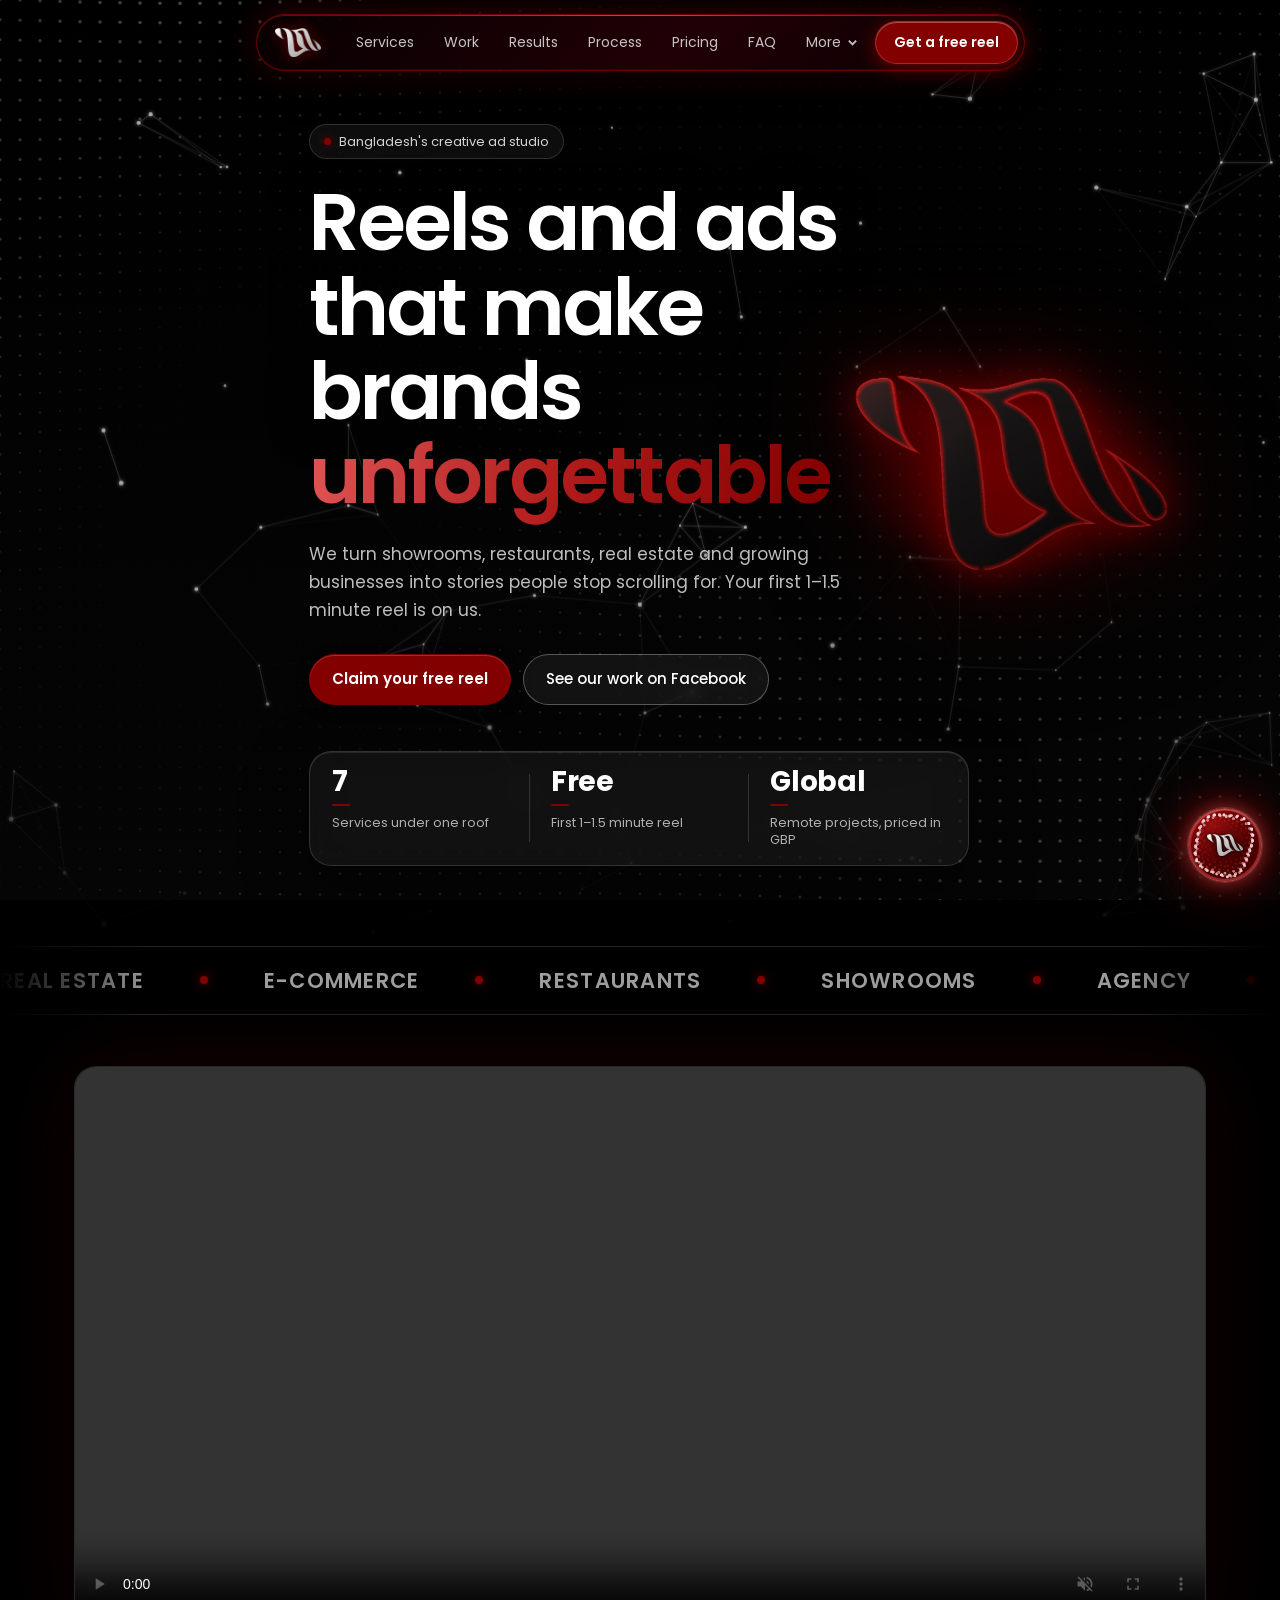
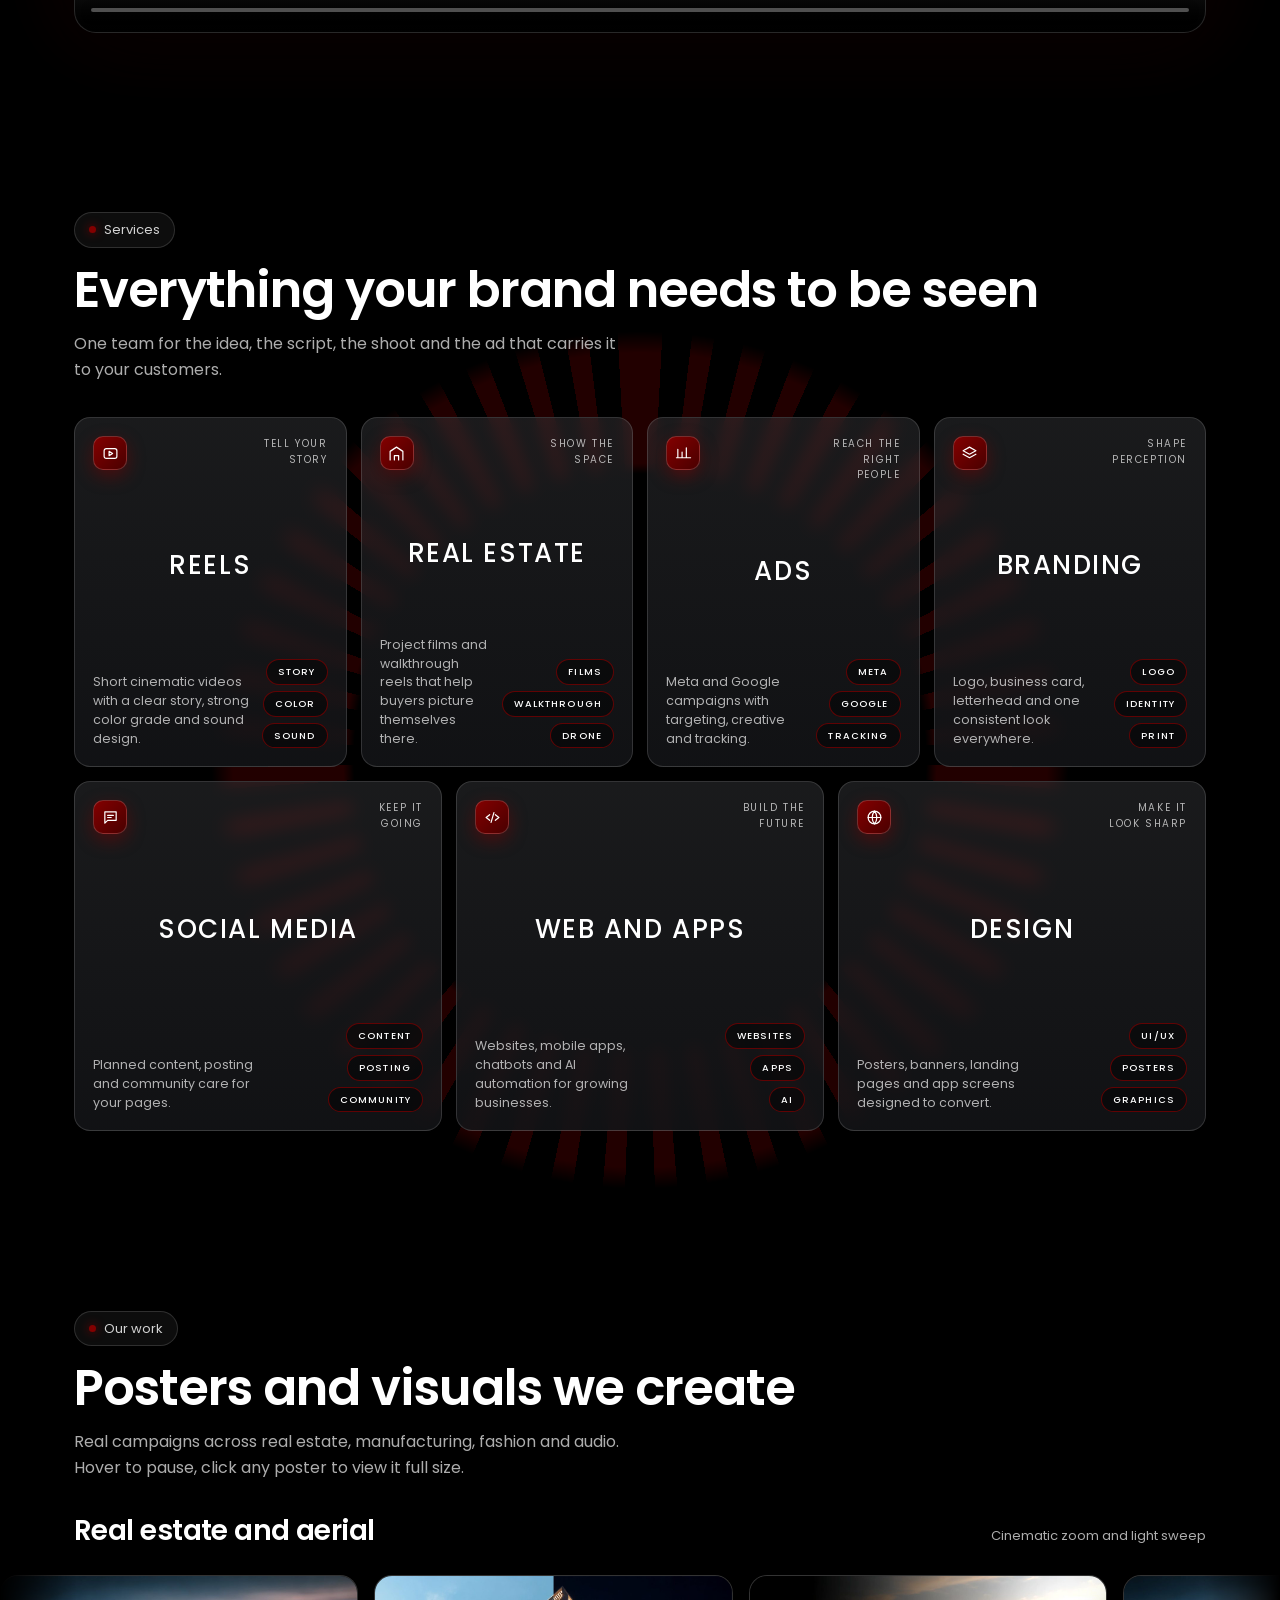
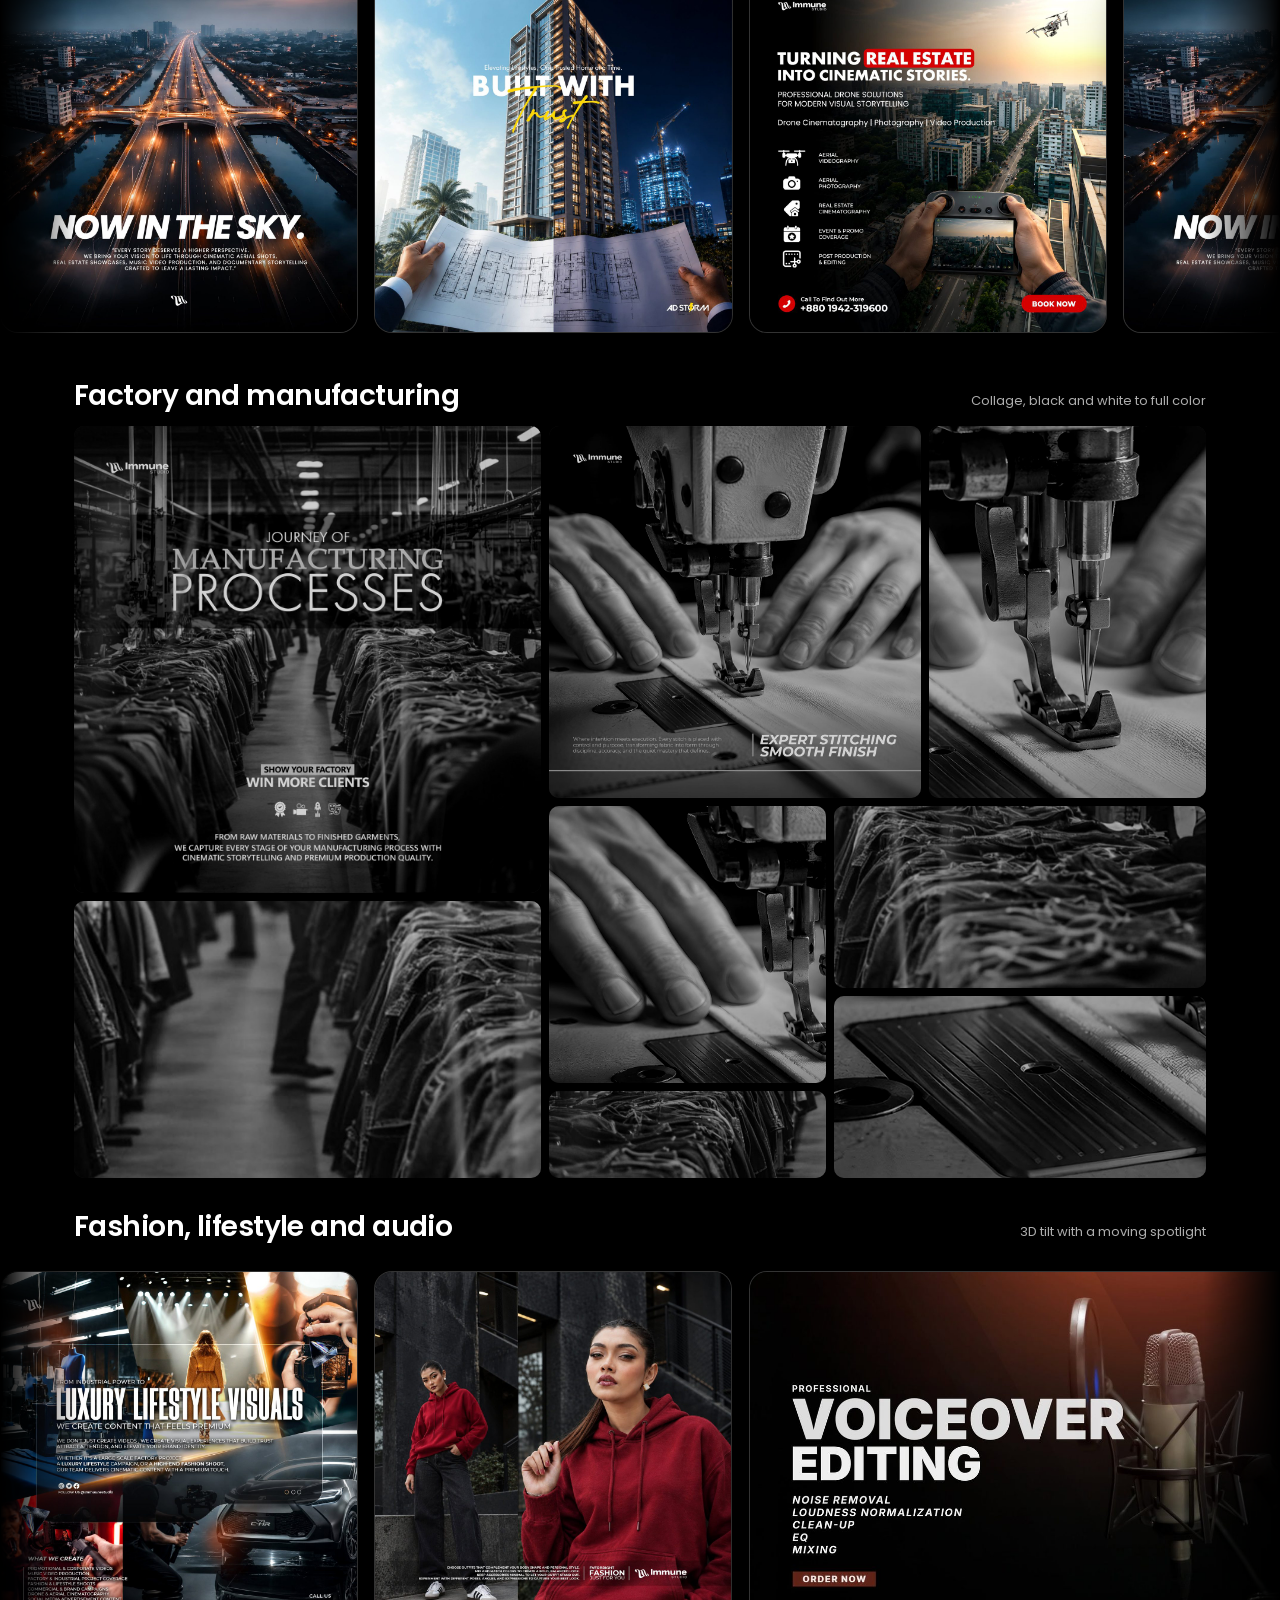
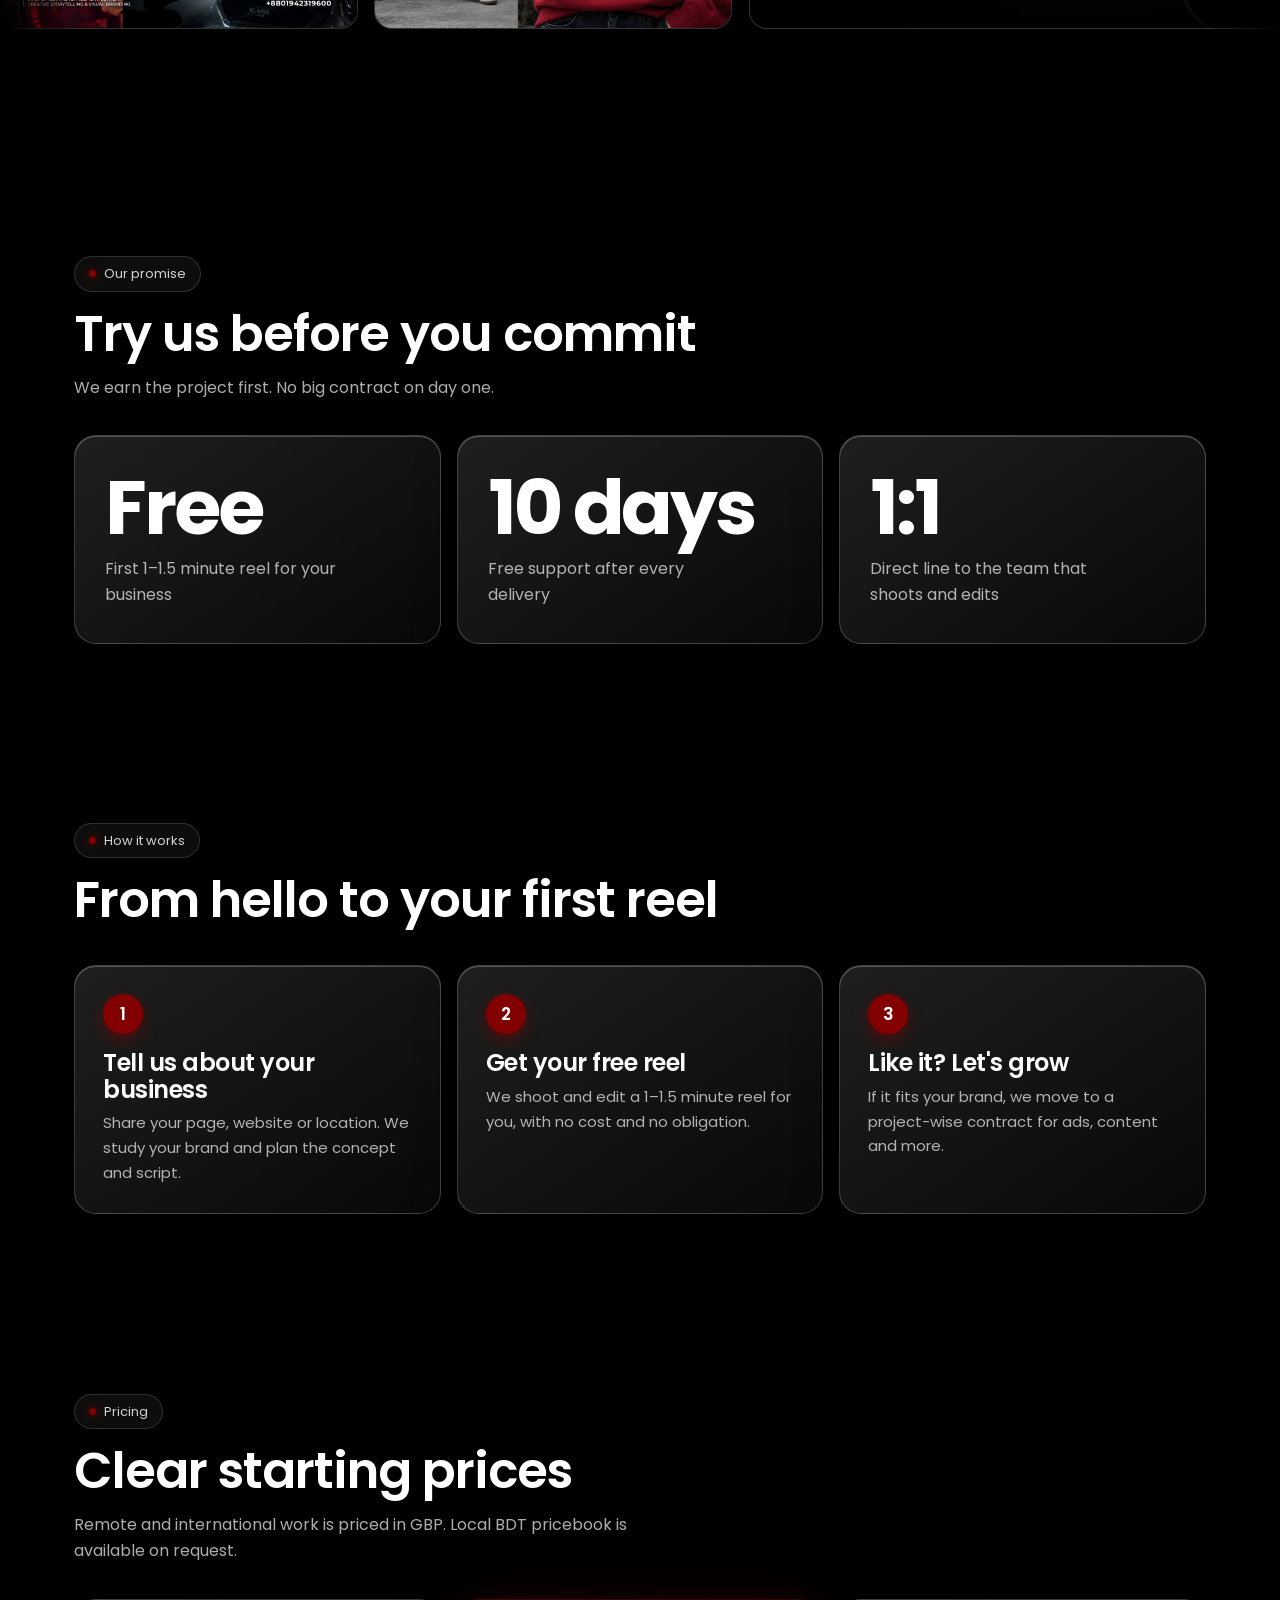
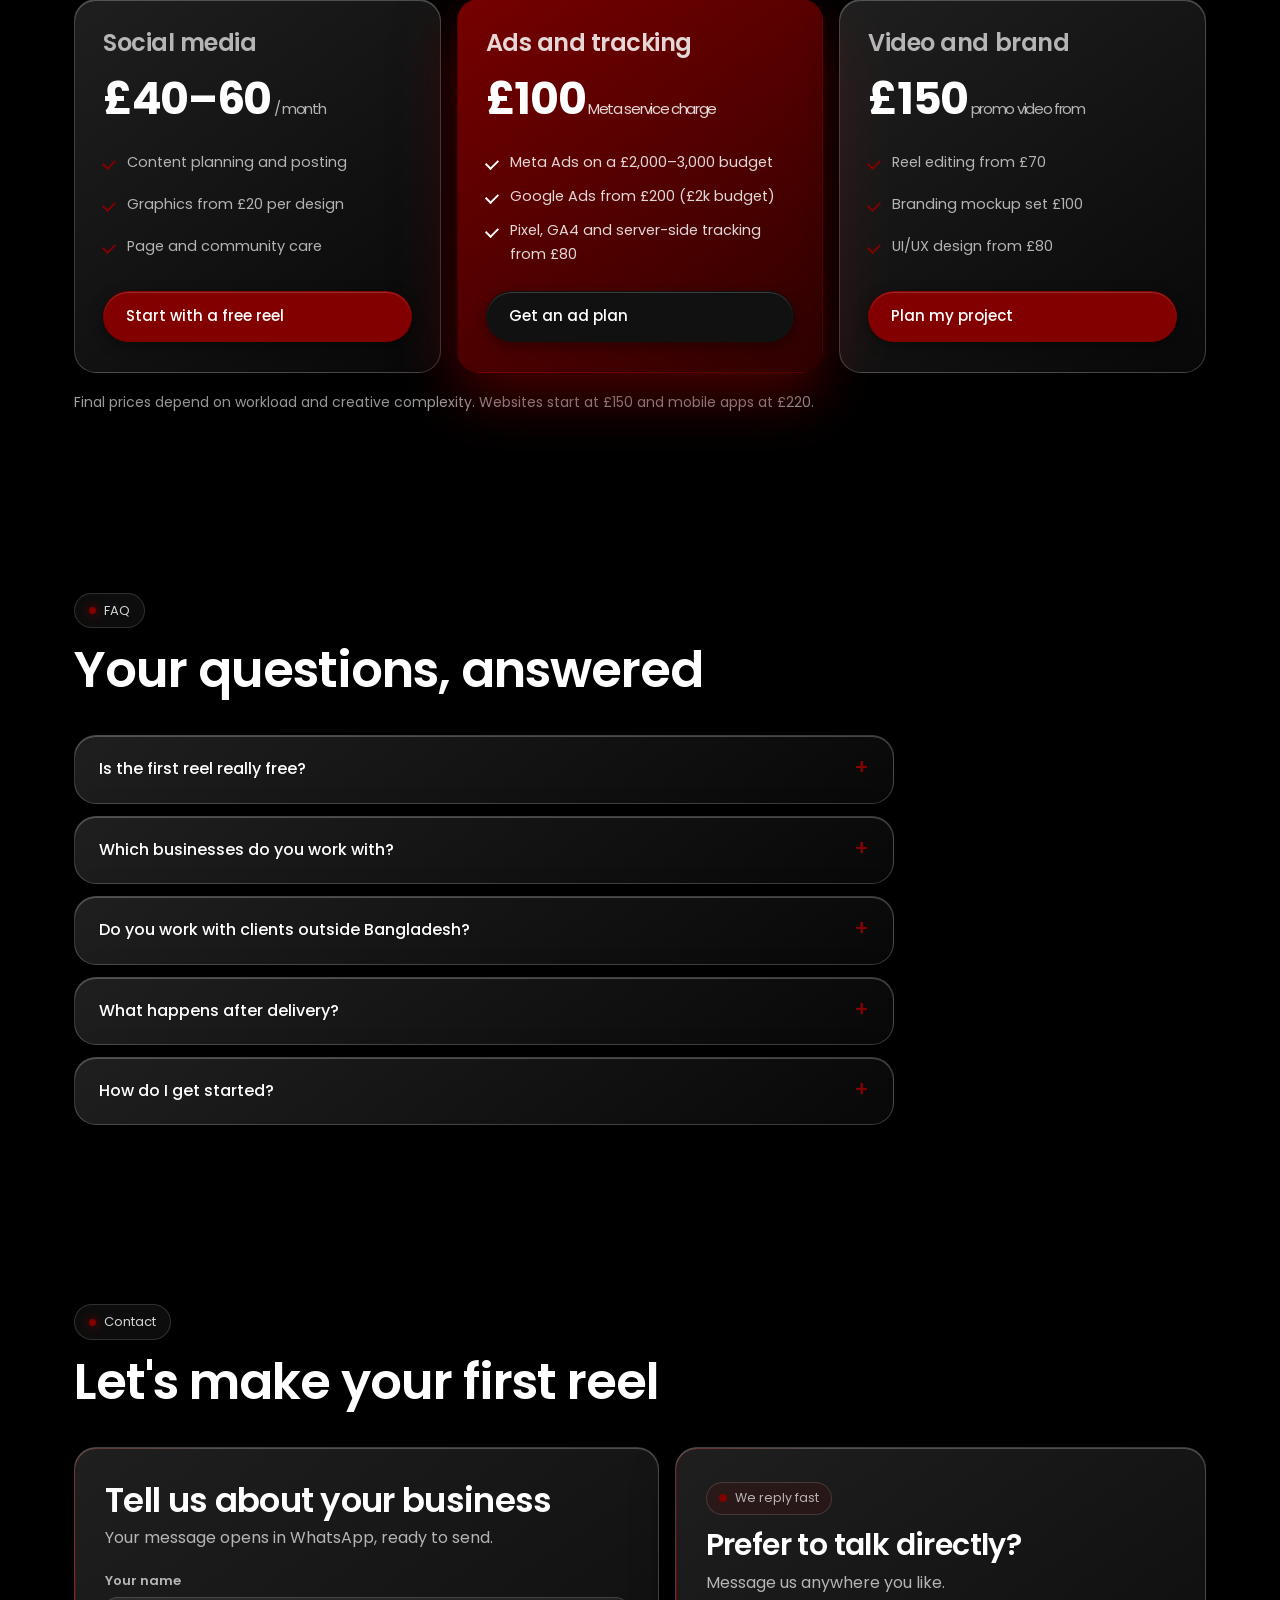
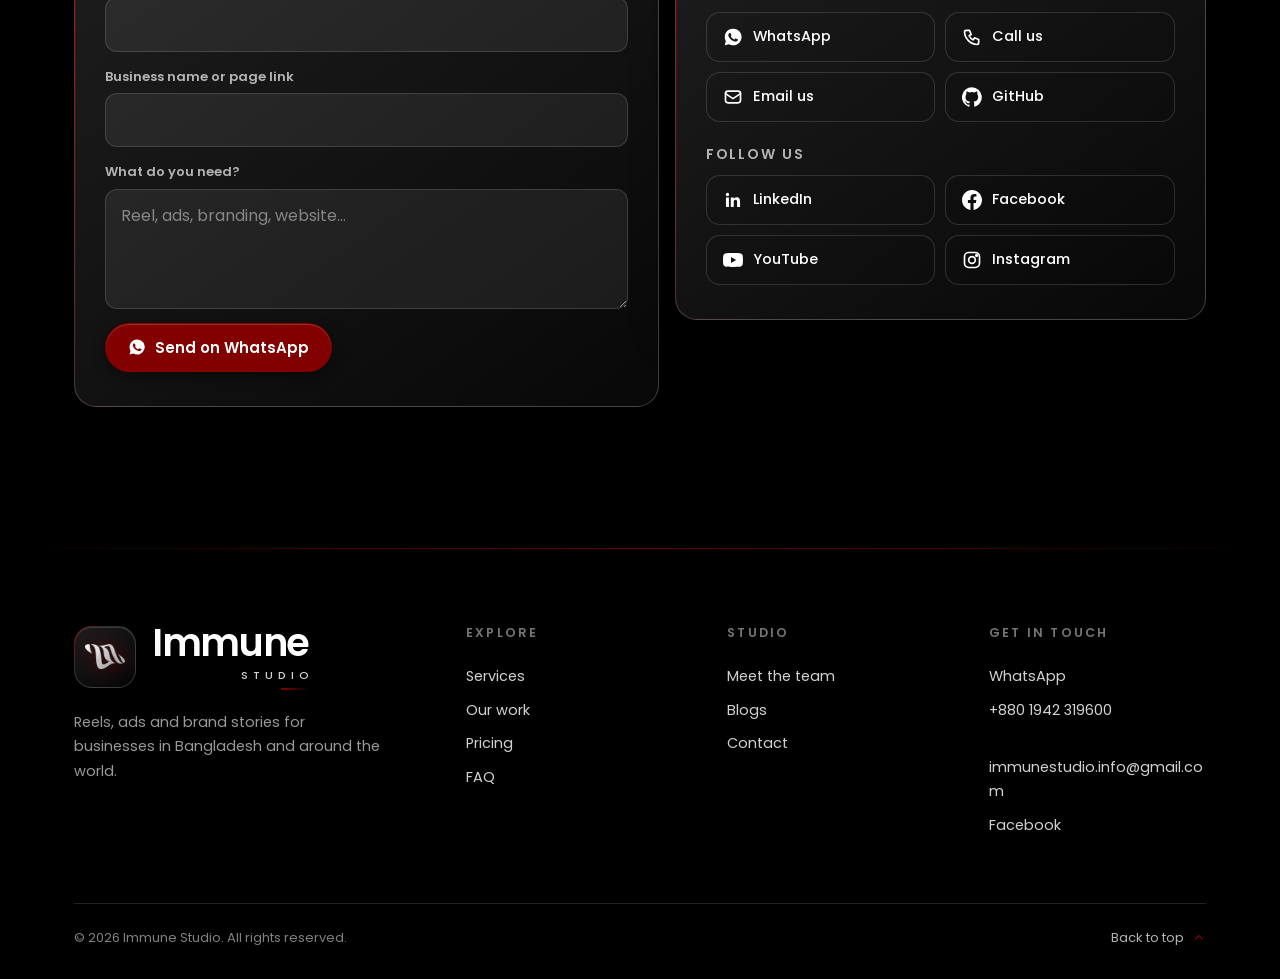
<file: index.html>
<!DOCTYPE html>
<html lang="en">
<head>
<meta charset="utf-8">
<meta name="viewport" content="width=device-width, initial-scale=1">
<title>Immune Studio | Ad Marketing, Reels &amp; Brand Promotion in Bangladesh</title>
<meta name="description" content="Immune Studio creates ads, reels and brand stories for real estate, e-commerce, restaurants and growing businesses in Bangladesh. Get your first reel free.">
<link rel="preconnect" href="https://fonts.googleapis.com">
<link rel="preconnect" href="https://fonts.gstatic.com" crossorigin>
<link href="https://fonts.googleapis.com/css2?family=Poppins:wght@400;500;600;700&display=swap" rel="stylesheet">
<link rel="stylesheet" href="global.css">
</head>
<body>
<div class="bgfx" aria-hidden="true"></div>
<canvas id="bg" aria-hidden="true"></canvas>

<nav class="nav"><div class="pill">
  <a class="brand" href="#home" aria-label="Immune Studio"><img class="bm" src="assets/immune-mark-white.png" alt="" width="800" height="501"></a>
  <a href="#services">Services</a><a href="#work">Work</a><a href="#results">Results</a><a href="#process">Process</a><a href="#pricing">Pricing</a><a href="#faq">FAQ</a><div class="dd"><button class="ddbtn" type="button" aria-haspopup="true" aria-expanded="false">More <svg viewBox="0 0 12 12"><path d="m2 4 4 4 4-4"/></svg></button><div class="ddm"><div class="ddin"><a href="team.html">Meet the team</a><a href="blogs.html">Blogs</a><a href="#contact">Contact us</a></div></div></div>
  <a class="btn solid" href="#contact">Get a free reel</a>
</div></nav>

<header class="top" id="home">
  <canvas id="net" aria-hidden="true"></canvas>
  <div class="logo3d" aria-hidden="true"><div class="tilt"><div class="spin"><img src="assets/immune-symbol-black.png" alt="" width="800" height="502"></div></div></div>
  <div class="wrap hero">
    <span class="tag"><i></i>Bangladesh's creative ad studio</span>
    <h1>Reels and ads that make brands <em>unforgettable</em></h1>
    <p>We turn showrooms, restaurants, real estate and growing businesses into stories people stop scrolling for. Your first 1–1.5 minute reel is on us.</p>
    <div class="cta-row">
      <a class="btn solid" href="#contact">Claim your free reel</a>
      <a class="btn" href="https://www.facebook.com/share/1UAmAy9J2i/" target="_blank" rel="noopener">See our work on Facebook</a>
    </div>
    <div class="hero-strip" aria-label="Studio highlights">
      <div><b>7</b><span>Services under one roof</span></div>
      <div><b>Free</b><span>First 1–1.5 minute reel</span></div>
      <div><b>Global</b><span>Remote projects, priced in GBP</span></div>
    </div>
  </div>
</header>

<div class="marq" aria-label="Industries we work with"><div class="track" id="track"></div></div>

<main>

<section id="intro">
  <div class="wrap">
    <video class="intro-video" src="assets/Immune-Studio-Intro-Web.mp4" autoplay muted loop playsinline controls preload="metadata"></video>
  </div>
</section>

<section id="services" class="svc-sec"><div class="svc-bg" aria-hidden="true"></div><div class="wrap"><div class="sh rv"><span class="tag"><i></i>Services</span><h2>Everything your brand needs to be seen</h2><p>One team for the idea, the script, the shoot and the ad that carries it to your customers.</p></div>
<div class="svg">
<article class="sv rv"><div class="sv-top"><span class="ic"><svg viewBox="0 0 24 24"><rect x="3" y="5" width="18" height="14" rx="3"/><path d="m10 9 5 3-5 3z"/></svg></span><small>Tell your story</small></div><h3>Reels</h3><div class="sv-bot"><p>Short cinematic videos with a clear story, strong color grade and sound design.</p><span class="pills"><b>Story</b><b>Color</b><b>Sound</b></span></div></article>
<article class="sv rv"><div class="sv-top"><span class="ic"><svg viewBox="0 0 24 24"><path d="M3 21V9l9-6 9 6v12M9 21v-6h6v6"/></svg></span><small>Show the space</small></div><h3>Real estate</h3><div class="sv-bot"><p>Project films and walkthrough reels that help buyers picture themselves there.</p><span class="pills"><b>Films</b><b>Walkthrough</b><b>Drone</b></span></div></article>
<article class="sv rv"><div class="sv-top"><span class="ic"><svg viewBox="0 0 24 24"><path d="M4 18V6M10 18V10M16 18V4M22 18H2"/></svg></span><small>Reach the right people</small></div><h3>Ads</h3><div class="sv-bot"><p>Meta and Google campaigns with targeting, creative and tracking.</p><span class="pills"><b>Meta</b><b>Google</b><b>Tracking</b></span></div></article>
<article class="sv rv"><div class="sv-top"><span class="ic"><svg viewBox="0 0 24 24"><path d="M12 3 3 8l9 5 9-5zM3 13l9 5 9-5"/></svg></span><small>Shape perception</small></div><h3>Branding</h3><div class="sv-bot"><p>Logo, business card, letterhead and one consistent look everywhere.</p><span class="pills"><b>Logo</b><b>Identity</b><b>Print</b></span></div></article>
<article class="sv rv"><div class="sv-top"><span class="ic"><svg viewBox="0 0 24 24"><path d="M4 4h16v12H8l-4 4zM8 9h8M8 12h5"/></svg></span><small>Keep it going</small></div><h3>Social media</h3><div class="sv-bot"><p>Planned content, posting and community care for your pages.</p><span class="pills"><b>Content</b><b>Posting</b><b>Community</b></span></div></article>
<article class="sv rv"><div class="sv-top"><span class="ic"><svg viewBox="0 0 24 24"><path d="m8 8-5 4 5 4M16 8l5 4-5 4M14 5l-4 14"/></svg></span><small>Build the future</small></div><h3>Web and apps</h3><div class="sv-bot"><p>Websites, mobile apps, chatbots and AI automation for growing businesses.</p><span class="pills"><b>Websites</b><b>Apps</b><b>AI</b></span></div></article>
<article class="sv rv"><div class="sv-top"><span class="ic"><svg viewBox="0 0 24 24"><circle cx="12" cy="12" r="9"/><path d="M12 3a14 14 0 0 1 0 18M12 3a14 14 0 0 0 0 18M3 12h18"/></svg></span><small>Make it look sharp</small></div><h3>Design</h3><div class="sv-bot"><p>Posters, banners, landing pages and app screens designed to convert.</p><span class="pills"><b>UI/UX</b><b>Posters</b><b>Graphics</b></span></div></article>
</div></div></section>

<section id="work"><div class="wrap"><div class="sh rv"><span class="tag"><i></i>Our work</span><h2>Posters and visuals we create</h2><p>Real campaigns across real estate, manufacturing, fashion and audio. Hover to pause, click any poster to view it full size.</p></div></div>
<div class="wrow fx-cine rv"><div class="wrap whead"><h3>Real estate and aerial</h3><span>Cinematic zoom and light sweep</span></div><div class="wview"><div class="wtrack" style="--d:55s">
<figure class="wc"><img src="assets/works/sky-aerial.jpg" alt="Now in the sky aerial campaign poster" width="1200" height="1200" loading="lazy"><figcaption>Aerial storytelling</figcaption></figure>
<figure class="wc"><img src="assets/works/built-with-trust.jpg" alt="Built with trust real estate poster" width="1200" height="1200" loading="lazy"><figcaption>Real estate campaign</figcaption></figure>
<figure class="wc"><img src="assets/works/drone-real-estate.jpg" alt="Drone cinematography service poster" width="1200" height="1200" loading="lazy"><figcaption>Drone cinematography</figcaption></figure>
</div></div></div>
<div class="wrow fx-ind rv"><div class="wrap whead"><h3>Factory and manufacturing</h3><span>Collage, black and white to full color</span></div><div class="wrap"><div class="cg">
<figure class="ct t1" style="--i:0"><img src="assets/works/manufacturing-journey.jpg" alt="Journey of manufacturing processes poster" loading="lazy"><figcaption>Factory process film</figcaption></figure>
<figure class="ct t2" style="--i:1"><img src="assets/works/expert-stitching.jpg" alt="Expert stitching garment factory poster" loading="lazy"><figcaption>Garment stitching</figcaption></figure>
<figure class="ct t3" style="--i:2"><img src="assets/works/collage-needle.jpg" alt="Close-up of an industrial sewing needle" loading="lazy"><figcaption>Precision stitching</figcaption></figure>
<figure class="ct t4" style="--i:3"><img src="assets/works/collage-workers.jpg" alt="Workers along a garment factory aisle" loading="lazy"><figcaption>The factory floor</figcaption></figure>
<figure class="ct t5" style="--i:4"><img src="assets/works/collage-hands.jpg" alt="Hands guiding fabric through a sewing machine" loading="lazy"><figcaption>Craftsmanship</figcaption></figure>
<figure class="ct t6" style="--i:5"><img src="assets/works/collage-denim.jpg" alt="Piles of denim in a factory" loading="lazy"><figcaption>Denim production</figcaption></figure>
<figure class="ct t7" style="--i:6"><img src="assets/works/collage-fabric.jpg" alt="Sewing machine needle plate and fabric" loading="lazy"><figcaption>Clean finishing</figcaption></figure>
<figure class="ct t8" style="--i:7"><img src="assets/works/collage-strip.jpg" alt="Rows of denim in a garment factory" loading="lazy"><figcaption>Row by row</figcaption></figure>
</div></div></div>
<div class="wrow fx-fash rv"><div class="wrap whead"><h3>Fashion, lifestyle and audio</h3><span>3D tilt with a moving spotlight</span></div><div class="wview"><div class="wtrack" style="--d:58s">
<figure class="wc"><img src="assets/works/luxury-lifestyle.jpg" alt="Luxury lifestyle visuals service poster" width="1200" height="1200" loading="lazy"><figcaption>Luxury lifestyle</figcaption></figure>
<figure class="wc"><img src="assets/works/fashion-everbright.jpg" alt="Everbright fashion campaign" width="1200" height="1200" loading="lazy"><figcaption>Fashion shoot</figcaption></figure>
<figure class="wc"><img src="assets/works/voiceover-editing.jpg" alt="Professional voiceover editing service poster" width="1200" height="701" loading="lazy"><figcaption>Voiceover editing</figcaption></figure>
</div></div></div>
</section>

<section id="results"><div class="wrap">
  <div class="sh rv"><span class="tag"><i></i>Our promise</span><h2>Try us before you commit</h2><p>We earn the project first. No big contract on day one.</p></div>
  <div class="stats">
    <div class="g stat rv"><b>Free</b><span>First 1–1.5 minute reel for your business</span></div>
    <div class="g stat rv"><b>10 days</b><span>Free support after every delivery</span></div>
    <div class="g stat rv"><b>1:1</b><span>Direct line to the team that shoots and edits</span></div>
  </div>
</div></section>

<section id="process"><div class="wrap">
  <div class="sh rv"><span class="tag"><i></i>How it works</span><h2>From hello to your first reel</h2></div>
  <div class="steps">
    <div class="g step rv"><h3>Tell us about your business</h3><p>Share your page, website or location. We study your brand and plan the concept and script.</p></div>
    <div class="g step rv"><h3>Get your free reel</h3><p>We shoot and edit a 1–1.5 minute reel for you, with no cost and no obligation.</p></div>
    <div class="g step rv"><h3>Like it? Let's grow</h3><p>If it fits your brand, we move to a project-wise contract for ads, content and more.</p></div>
  </div>
</div></section>

<section id="pricing"><div class="wrap">
  <div class="sh rv"><span class="tag"><i></i>Pricing</span><h2>Clear starting prices</h2><p>Remote and international work is priced in GBP. Local BDT pricebook is available on request.</p></div>
  <div class="plans">
    <div class="g plan rv"><h3>Social media</h3><div class="pr">£40–60<small> / month</small></div><ul><li>Content planning and posting</li><li>Graphics from £20 per design</li><li>Page and community care</li></ul><a class="btn" href="#contact">Start with a free reel</a></div>
    <div class="g plan hot rv"><h3>Ads and tracking</h3><div class="pr">£100<small> Meta service charge</small></div><ul><li>Meta Ads on a £2,000–3,000 budget</li><li>Google Ads from £200 (£2k budget)</li><li>Pixel, GA4 and server-side tracking from £80</li></ul><a class="btn" href="#contact">Get an ad plan</a></div>
    <div class="g plan rv"><h3>Video and brand</h3><div class="pr">£150<small> promo video from</small></div><ul><li>Reel editing from £70</li><li>Branding mockup set £100</li><li>UI/UX design from £80</li></ul><a class="btn" href="#contact">Plan my project</a></div>
  </div>
  <p class="note">Final prices depend on workload and creative complexity. Websites start at £150 and mobile apps at £220.</p>
</div></section>

<section id="faq"><div class="wrap">
  <div class="sh rv"><span class="tag"><i></i>FAQ</span><h2>Your questions, answered</h2></div>
  <div class="faq">
    <details class="g rv"><summary>Is the first reel really free?</summary><p>Yes. We create a 1–1.5 minute reel or brand promotion video for your business at no cost. If you like it, we continue project by project.</p></details>
    <details class="g rv"><summary>Which businesses do you work with?</summary><p>Real estate, showrooms, restaurants and cafes, factories, garments, resorts, e-commerce brands, SMEs and startups.</p></details>
    <details class="g rv"><summary>Do you work with clients outside Bangladesh?</summary><p>Yes. Remote projects such as editing, ads, design, development and automation are handled online and priced in GBP.</p></details>
    <details class="g rv"><summary>What happens after delivery?</summary><p>Every project includes 10 days of free support, and we keep your data and media confidential and secure.</p></details>
    <details class="g rv"><summary>How do I get started?</summary><p>Send us a message on WhatsApp or use the form below with your business name and page link.</p></details>
  </div>
</div></section>

<section id="contact"><div class="wrap">
  <div class="sh rv"><span class="tag"><i></i>Contact</span><h2>Let's make your first reel</h2></div>
  <div class="contact">
    <form class="g form glowb rv" id="cf">
      <h3>Tell us about your business</h3><p>Your message opens in WhatsApp, ready to send.</p>
      <div class="field"><label for="n">Your name</label><input id="n" required autocomplete="name"></div>
      <div class="field"><label for="b">Business name or page link</label><input id="b" required></div>
      <div class="field"><label for="m">What do you need?</label><textarea id="m" placeholder="Reel, ads, branding, website..."></textarea></div>
      <button class="btn wa shine" type="submit"><svg viewBox="0 0 24 24"><path d="M12 2a10 10 0 0 0-8.6 15L2 22l5.2-1.4A10 10 0 1 0 12 2zm5.3 14.2c-.2.6-1.3 1.2-1.8 1.2-.5.1-1 .2-3.3-.7-2.8-1.1-4.5-3.9-4.7-4.1-.1-.2-1.1-1.5-1.1-2.8s.7-2 1-2.3c.2-.3.5-.3.7-.3h.5c.2 0 .4 0 .6.5l.8 2c.1.2.1.4 0 .5l-.4.6c-.1.2-.3.3-.1.6.2.3.8 1.3 1.7 2.1 1.1 1 2 1.3 2.3 1.4.3.1.4.1.6-.1l.8-1c.2-.3.4-.2.6-.1l1.9.9c.3.1.5.2.5.4.1.1.1.7-.1 1.3z"/></svg>Send on WhatsApp</button>
    </form>
    <div class="g direct glowb rv">
      <span class="live"><i></i>We reply fast</span>
      <h3>Prefer to talk directly?</h3><p>Message us anywhere you like.</p>
      <div class="sgrid">
      <a class="sb s-wa" href="https://wa.me/8801942319600" target="_blank" rel="noopener"><svg viewBox="0 0 24 24"><path d="M12 2a10 10 0 0 0-8.6 15L2 22l5.2-1.4A10 10 0 1 0 12 2zm5.3 14.2c-.2.6-1.3 1.2-1.8 1.2-.5.1-1 .2-3.3-.7-2.8-1.1-4.5-3.9-4.7-4.1-.1-.2-1.1-1.5-1.1-2.8s.7-2 1-2.3c.2-.3.5-.3.7-.3h.5c.2 0 .4 0 .6.5l.8 2c.1.2.1.4 0 .5l-.4.6c-.1.2-.3.3-.1.6.2.3.8 1.3 1.7 2.1 1.1 1 2 1.3 2.3 1.4.3.1.4.1.6-.1l.8-1c.2-.3.4-.2.6-.1l1.9.9c.3.1.5.2.5.4.1.1.1.7-.1 1.3z"/></svg><span>WhatsApp</span></a>
      <a class="sb s-call" href="tel:+8801942319600" target="_blank" rel="noopener"><svg class="st" viewBox="0 0 24 24"><path d="M5 4h4l2 5-2.5 1.5a11 11 0 0 0 5 5L15 13l5 2v4a2 2 0 0 1-2 2A16 16 0 0 1 3 6a2 2 0 0 1 2-2z"/></svg><span>Call us</span></a>
      <a class="sb s-mail" href="mailto:immunestudio.info@gmail.com"><svg class="st" viewBox="0 0 24 24"><rect x="3" y="5" width="18" height="14" rx="3"/><path d="m3 8 9 6 9-6"/></svg><span>Email us</span></a>
      <!-- ADD YOUR GITHUB LINK: replace YOUR-GITHUB-USERNAME -->
      <a class="sb s-gh" href="https://github.com/YOUR-GITHUB-USERNAME" target="_blank" rel="noopener"><svg viewBox="0 0 24 24"><path d="M12 .3a12 12 0 0 0-3.8 23.4c.6.1.8-.3.8-.6v-2c-3.3.7-4-1.6-4-1.6-.6-1.4-1.4-1.8-1.4-1.8-1-.7.1-.7.1-.7 1.2.1 1.8 1.2 1.8 1.2 1 1.8 2.8 1.3 3.5 1 .1-.8.4-1.3.7-1.6-2.7-.3-5.5-1.3-5.5-5.9 0-1.3.5-2.4 1.2-3.2-.1-.3-.5-1.5.1-3.2 0 0 1-.3 3.3 1.2a11.5 11.5 0 0 1 6 0c2.3-1.5 3.3-1.2 3.3-1.2.7 1.7.2 2.9.1 3.2.8.8 1.2 1.9 1.2 3.2 0 4.6-2.8 5.6-5.5 5.9.4.4.8 1.1.8 2.2v3.3c0 .3.2.7.8.6A12 12 0 0 0 12 .3z"/></svg><span>GitHub</span></a>
      </div>
      <h4>Follow us</h4>
      <div class="sgrid">
      <!-- ADD YOUR LINKEDIN LINK -->
      <a class="sb s-in" href="https://www.linkedin.com/company/YOUR-LINKEDIN-PAGE" target="_blank" rel="noopener"><svg viewBox="0 0 24 24"><path d="M20.45 20.45h-3.56v-5.57c0-1.33-.03-3.04-1.85-3.04-1.86 0-2.14 1.45-2.14 2.94v5.67H9.35V9h3.41v1.56h.05c.48-.9 1.64-1.85 3.37-1.85 3.6 0 4.27 2.37 4.27 5.46v6.28zM5.34 7.43a2.06 2.06 0 1 1 0-4.12 2.06 2.06 0 0 1 0 4.12zM7.12 20.45H3.56V9h3.56v11.45z"/></svg><span>LinkedIn</span></a>
      <a class="sb s-fb" href="https://www.facebook.com/share/1UAmAy9J2i/" target="_blank" rel="noopener"><svg viewBox="0 0 24 24"><path d="M24 12.07C24 5.4 18.63 0 12 0S0 5.4 0 12.07C0 18.1 4.39 23.1 10.13 24v-8.44H7.08v-3.49h3.05V9.41c0-3.02 1.79-4.7 4.53-4.7 1.31 0 2.69.24 2.69.24v2.97h-1.52c-1.49 0-1.96.93-1.96 1.89v2.26h3.33l-.53 3.49h-2.8V24C19.61 23.1 24 18.1 24 12.07z"/></svg><span>Facebook</span></a>
      <!-- ADD YOUR YOUTUBE LINK -->
      <a class="sb s-yt" href="https://www.youtube.com/@YOUR-CHANNEL" target="_blank" rel="noopener"><svg viewBox="0 0 24 24"><path d="M23.5 6.2a3 3 0 0 0-2.1-2.1C19.5 3.6 12 3.6 12 3.6s-7.5 0-9.4.5A3 3 0 0 0 .5 6.2C0 8.1 0 12 0 12s0 3.9.5 5.8a3 3 0 0 0 2.1 2.1c1.9.5 9.4.5 9.4.5s7.5 0 9.4-.5a3 3 0 0 0 2.1-2.1c.5-1.9.5-5.8.5-5.8s0-3.9-.5-5.8zM9.6 15.6V8.4l6.2 3.6-6.2 3.6z"/></svg><span>YouTube</span></a>
      <!-- ADD YOUR INSTAGRAM LINK -->
      <a class="sb s-ig" href="https://www.instagram.com/YOUR-INSTAGRAM-USERNAME" target="_blank" rel="noopener"><svg class="st" viewBox="0 0 24 24"><rect x="3" y="3" width="18" height="18" rx="5"/><circle cx="12" cy="12" r="4"/><circle cx="17.5" cy="6.5" r="1"/></svg><span>Instagram</span></a>
      </div>
    </div>
  </div>
</div></section>
</main>

<footer class="ft" id="footer">
  <div class="ft-in">
    <div class="ft-brand">
      <a class="ft-logo" href="#home" aria-label="Immune Studio, back to top">
        <span class="ft-mark"><img src="assets/immune-mark-white.png" alt="" width="800" height="502"></span>
        <span class="ft-name"><b>Immune</b><i>Studio</i></span>
      </a>
      <p>Reels, ads and brand stories for businesses in Bangladesh and around the world.</p>
    </div>
    <nav class="ft-col" aria-label="Explore"><h4>Explore</h4><a href="#services">Services</a><a href="#work">Our work</a><a href="#pricing">Pricing</a><a href="#faq">FAQ</a></nav>
    <nav class="ft-col" aria-label="Studio"><h4>Studio</h4><a href="team.html">Meet the team</a><a href="blogs.html">Blogs</a><a href="#contact">Contact</a></nav>
    <div class="ft-col"><h4>Get in touch</h4><a href="https://wa.me/8801942319600" target="_blank" rel="noopener">WhatsApp</a><a href="tel:+8801942319600">+880 1942 319600</a><a href="mailto:immunestudio.info@gmail.com">immunestudio.info@gmail.com</a><a href="https://www.facebook.com/share/1UAmAy9J2i/" target="_blank" rel="noopener">Facebook</a></div>
  </div>
  <div class="ft-bar"><span>© <span id="yr"></span> Immune Studio. All rights reserved.</span><a class="ft-top" href="#home">Back to top <svg viewBox="0 0 24 24"><path d="m6 14 6-6 6 6"/></svg></a></div>
</footer>

<div class="lb" id="lb" hidden><img alt=""><button type="button" aria-label="Close">&times;</button></div>
<script src="nav.js"></script>
<script src="main.js"></script>
<script src="chat.js"></script>
</body>
</html>
</file>
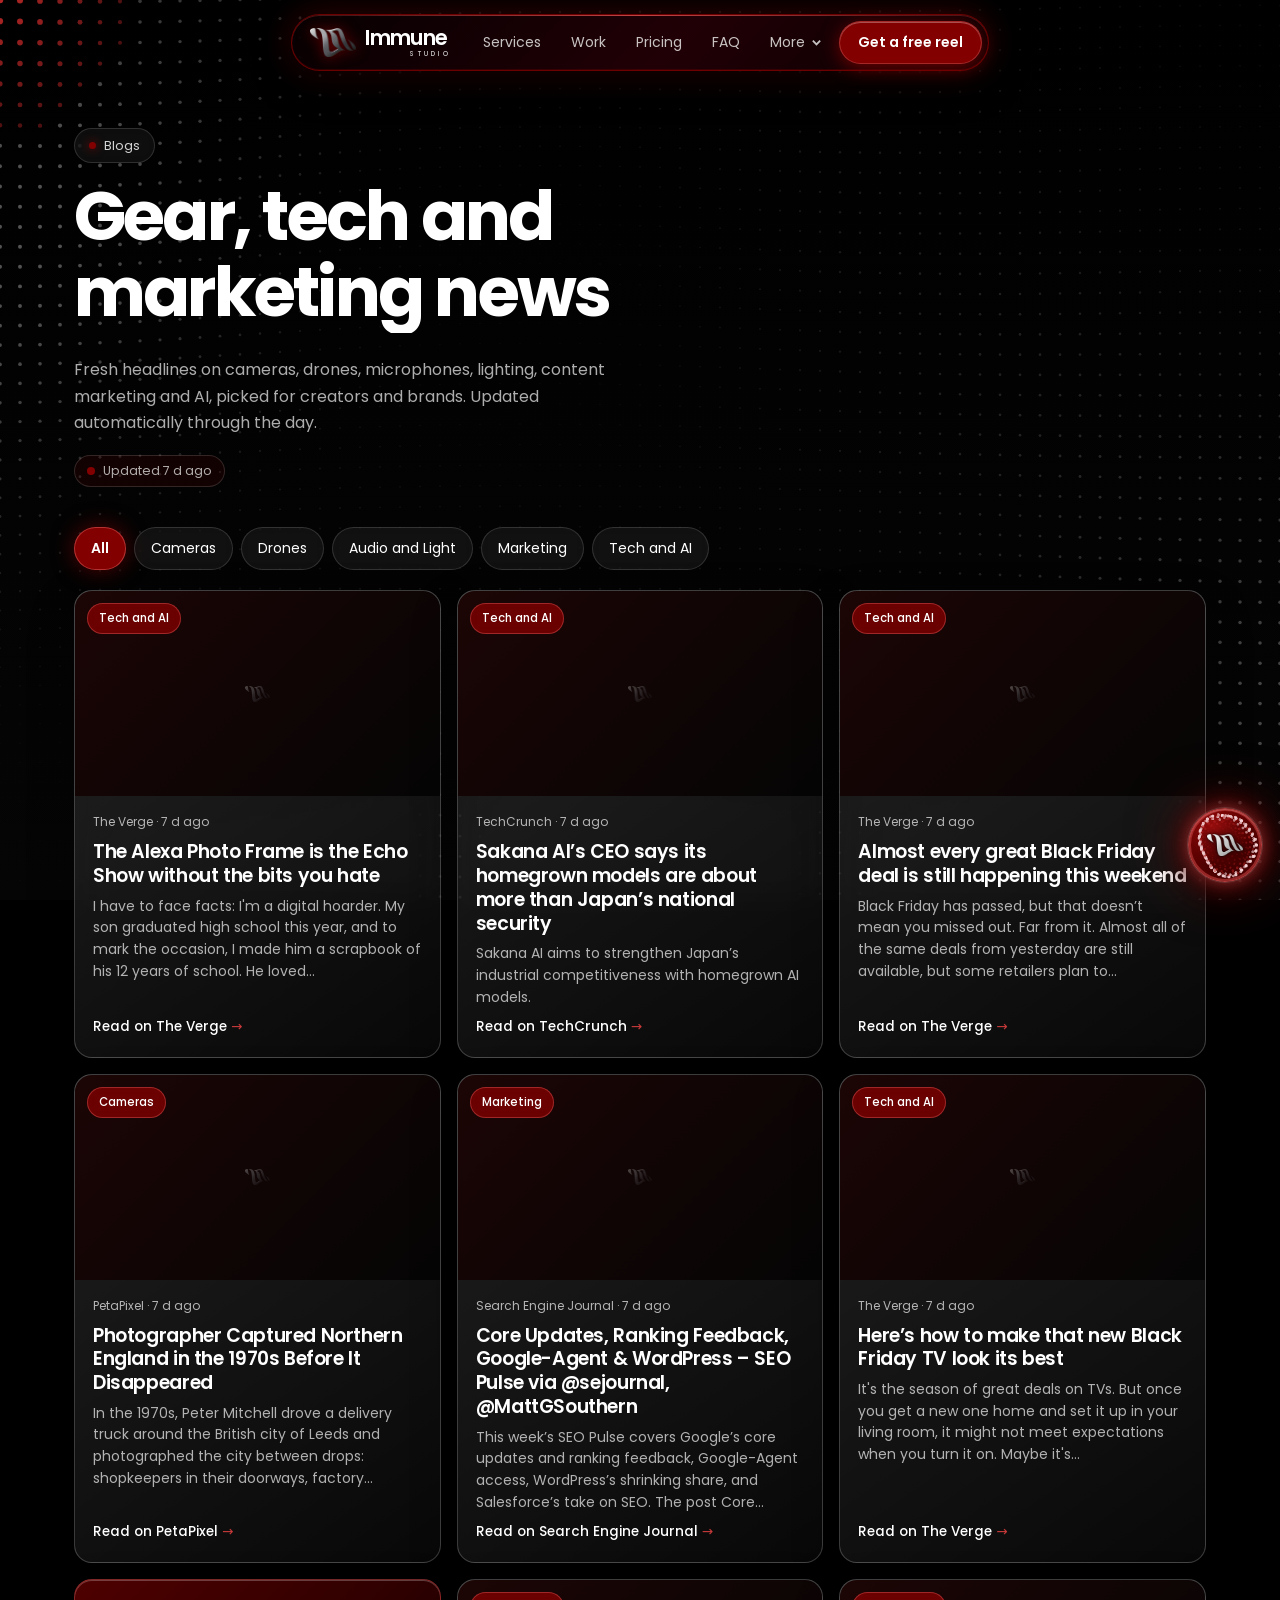
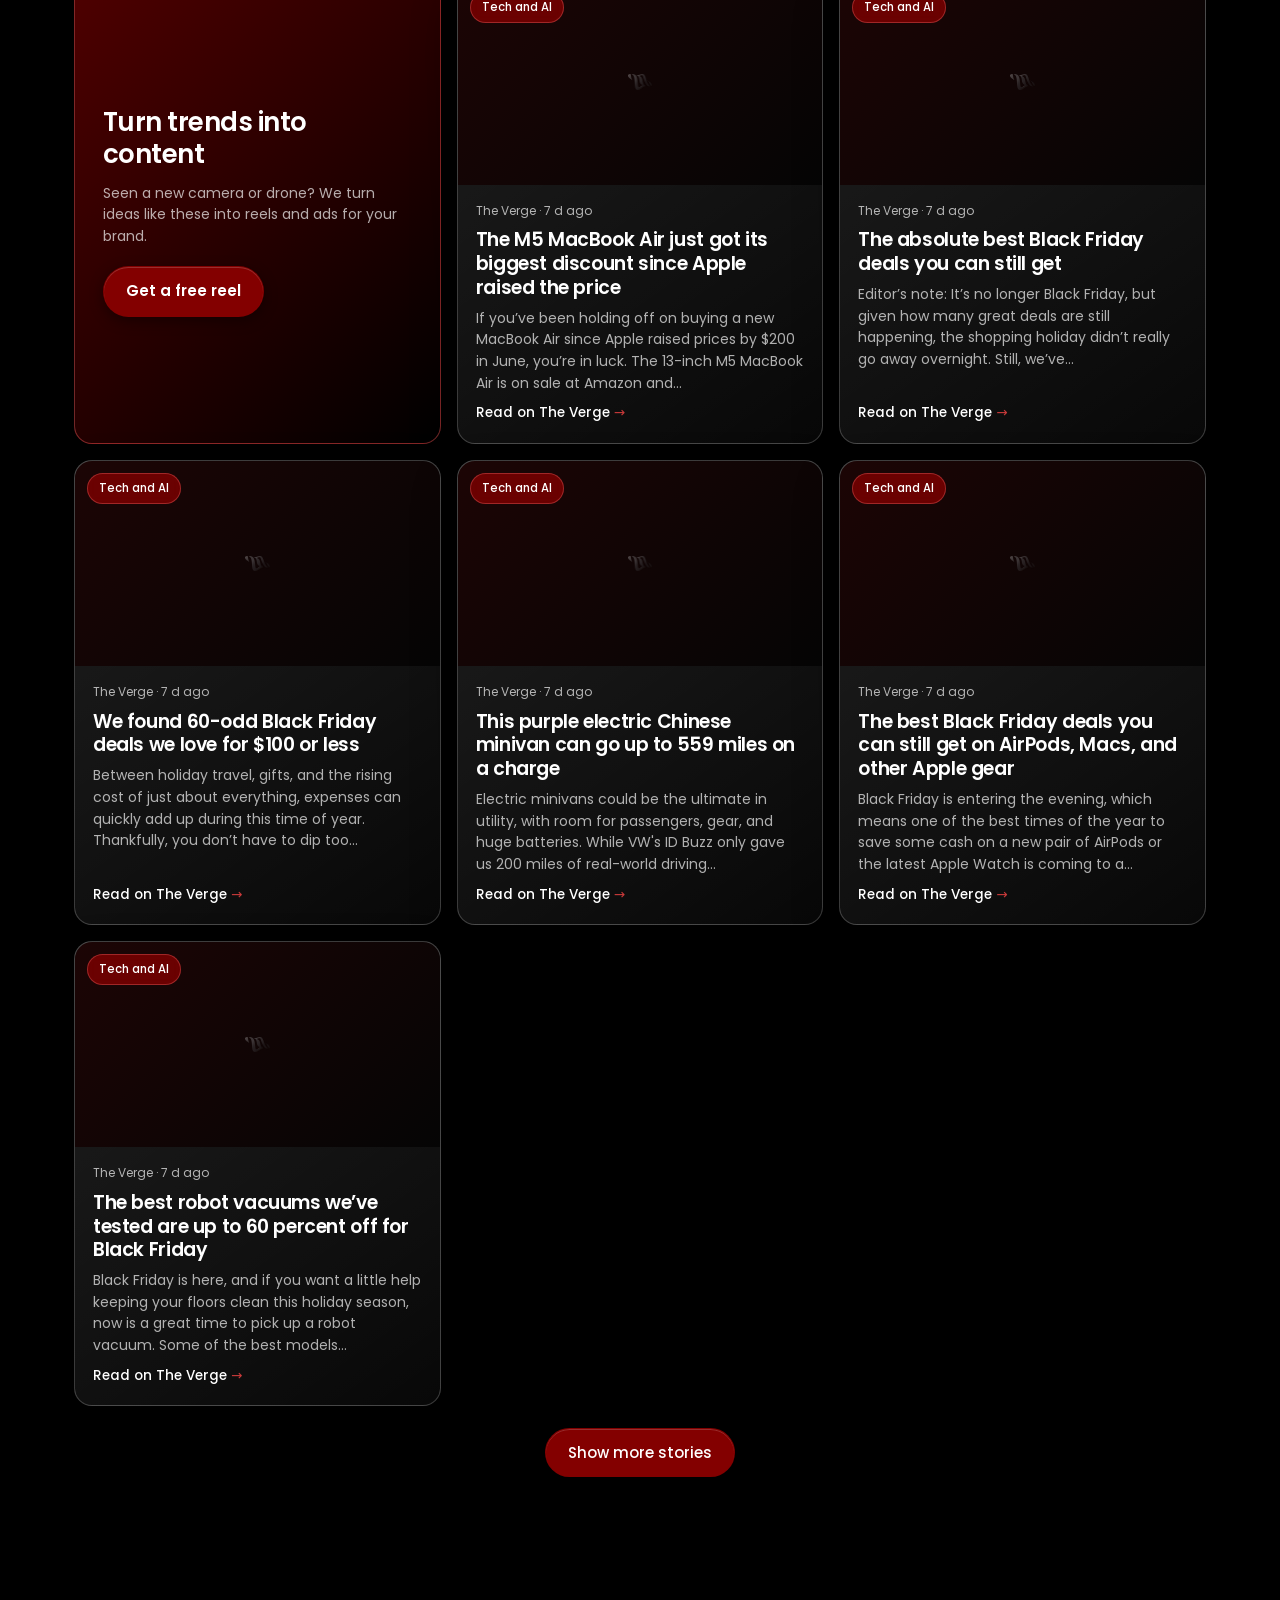
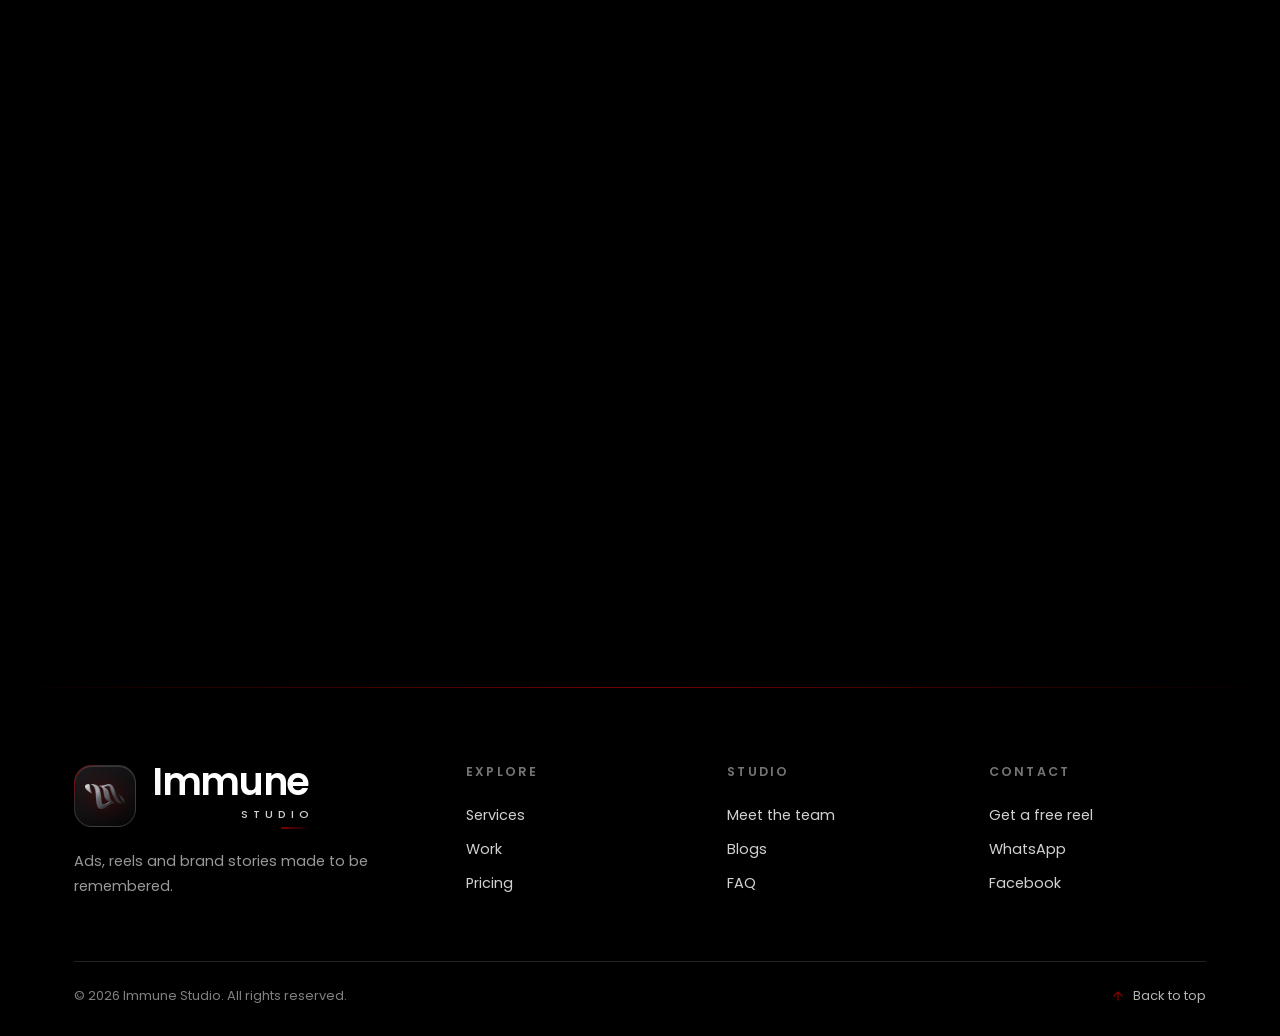
<file: blogs.html>
<!DOCTYPE html>
<html lang="en">
<head>
<meta charset="utf-8">
<meta name="viewport" content="width=device-width, initial-scale=1">
<title>Blogs | Immune Studio</title>
<meta name="description" content="Latest news on cameras, drones, microphones, lighting, content marketing and AI, from Immune Studio.">
<link rel="preconnect" href="https://fonts.googleapis.com">
<link rel="preconnect" href="https://fonts.gstatic.com" crossorigin>
<link href="https://fonts.googleapis.com/css2?family=Poppins:wght@400;500;600;700&display=swap" rel="stylesheet">
<link rel="stylesheet" href="global.css">
</head>
<body>
<div class="bgfx" aria-hidden="true"></div>
<canvas id="bg" aria-hidden="true"></canvas>
<nav class="nav"><div class="pill">
  <a class="brand" href="index.html"><img class="bm" src="assets/immune-symbol-chrome.png" alt=""><span class="bw"><b>Immune</b><i>Studio</i></span></a>
  <a href="index.html#services">Services</a><a href="index.html#work">Work</a><a href="index.html#pricing">Pricing</a><a href="index.html#faq">FAQ</a><div class="dd"><button class="ddbtn" type="button" aria-haspopup="true" aria-expanded="false">More <svg viewBox="0 0 12 12"><path d="m2 4 4 4 4-4"/></svg></button><div class="ddm"><div class="ddin"><a href="team.html">Meet the team</a><a href="blogs.html">Blogs</a><a href="index.html#contact">Contact us</a></div></div></div>
  <a class="btn solid" href="index.html#contact">Get a free reel</a>
</div></nav>

<main class="sub blog">
<div class="wrap">
  <div class="bhero">
    <span class="tag"><i></i>Blogs</span>
    <h1 class="nm sm" aria-label="Gear, tech and marketing news"><span><b>Gear, tech and</b></span><span><b>marketing news</b></span></h1>
    <p>Fresh headlines on cameras, drones, microphones, lighting, content marketing and AI, picked for creators and brands. Updated automatically through the day.</p>
    <span class="live" id="upd"><i></i>Checking for updates...</span>
  </div>
  <div class="bar"><div class="fl" id="fl" role="tablist" aria-label="News categories"></div></div>
  <div class="ngrid" id="ngrid" aria-live="polite">
    <div class="nc g sk"><div class="th"></div><div class="bd"><small>&nbsp;</small><h3>&nbsp;</h3><p>&nbsp;</p></div></div>
    <div class="nc g sk"><div class="th"></div><div class="bd"><small>&nbsp;</small><h3>&nbsp;</h3><p>&nbsp;</p></div></div>
    <div class="nc g sk"><div class="th"></div><div class="bd"><small>&nbsp;</small><h3>&nbsp;</h3><p>&nbsp;</p></div></div>
  </div>
  <div class="more"><button class="btn" id="more" type="button" hidden>Show more stories</button></div>

  <div class="sh rv gsh"><span class="tag"><i></i>Quick guides</span><h2>Know-how that makes your content better</h2><p>Short, practical ideas we use every day, and how we can help you apply them.</p></div>
  <div class="guides">
    <article class="g gd rv"><h3>Pick gear for the story</h3><p>Start with what you want people to feel, not the spec sheet. A good camera in good light with clean sound beats an expensive one used badly.</p><a class="go" href="index.html#services">Our video services</a></article>
    <article class="g gd rv"><h3>Why drones sell property</h3><p>Aerial shots show location, scale and surroundings that interior photos cannot. Buyers understand a project faster and trust it more.</p><a class="go" href="index.html#work">See real estate work</a></article>
    <article class="g gd rv"><h3>Sound and light come first</h3><p>Viewers forgive soft focus before they forgive bad audio. Clear sound and soft, even light make almost any camera look professional.</p><a class="go" href="index.html#contact">Talk to our team</a></article>
  </div>

  <div class="g banner glowb rv">
    <div><h2>Want content like this for your brand?</h2><p>Reels, ads and brand stories made by Immune Studio. Your first 1 to 1.5 minute reel is free.</p></div>
    <div class="cta-row"><a class="btn solid" href="index.html#contact">Get a free reel</a><a class="btn" href="index.html#services">See services</a></div>
  </div>
</div>
</main>

<footer class="ft">
  <div class="ft-in">
    <div class="ft-brand"><a class="ft-logo" href="index.html"><span class="ft-mark"><img src="assets/immune-symbol-chrome.png" alt=""></span><span class="ft-name"><b>Immune</b><i>Studio</i></span></a><p>Ads, reels and brand stories made to be remembered.</p></div>
    <div class="ft-col"><h4>Explore</h4><a href="index.html#services">Services</a><a href="index.html#work">Work</a><a href="index.html#pricing">Pricing</a></div>
    <div class="ft-col"><h4>Studio</h4><a href="team.html">Meet the team</a><a href="blogs.html">Blogs</a><a href="index.html#faq">FAQ</a></div>
    <div class="ft-col"><h4>Contact</h4><a href="index.html#contact">Get a free reel</a><a href="https://wa.me/8801942319600" target="_blank" rel="noopener">WhatsApp</a><a href="https://www.facebook.com/share/1UAmAy9J2i/" target="_blank" rel="noopener">Facebook</a></div>
  </div>
  <div class="ft-bar"><span>© <span id="yr"></span> Immune Studio. All rights reserved.</span><a class="ft-top" href="#top"><svg viewBox="0 0 24 24"><path d="M12 19V5M5 12l7-7 7 7"/></svg>Back to top</a></div>
</footer>
<script src="nav.js"></script>
<script src="page.js"></script>
<script src="blogs.js"></script>
<script src="chat.js"></script>
</body>
</html>
</file>
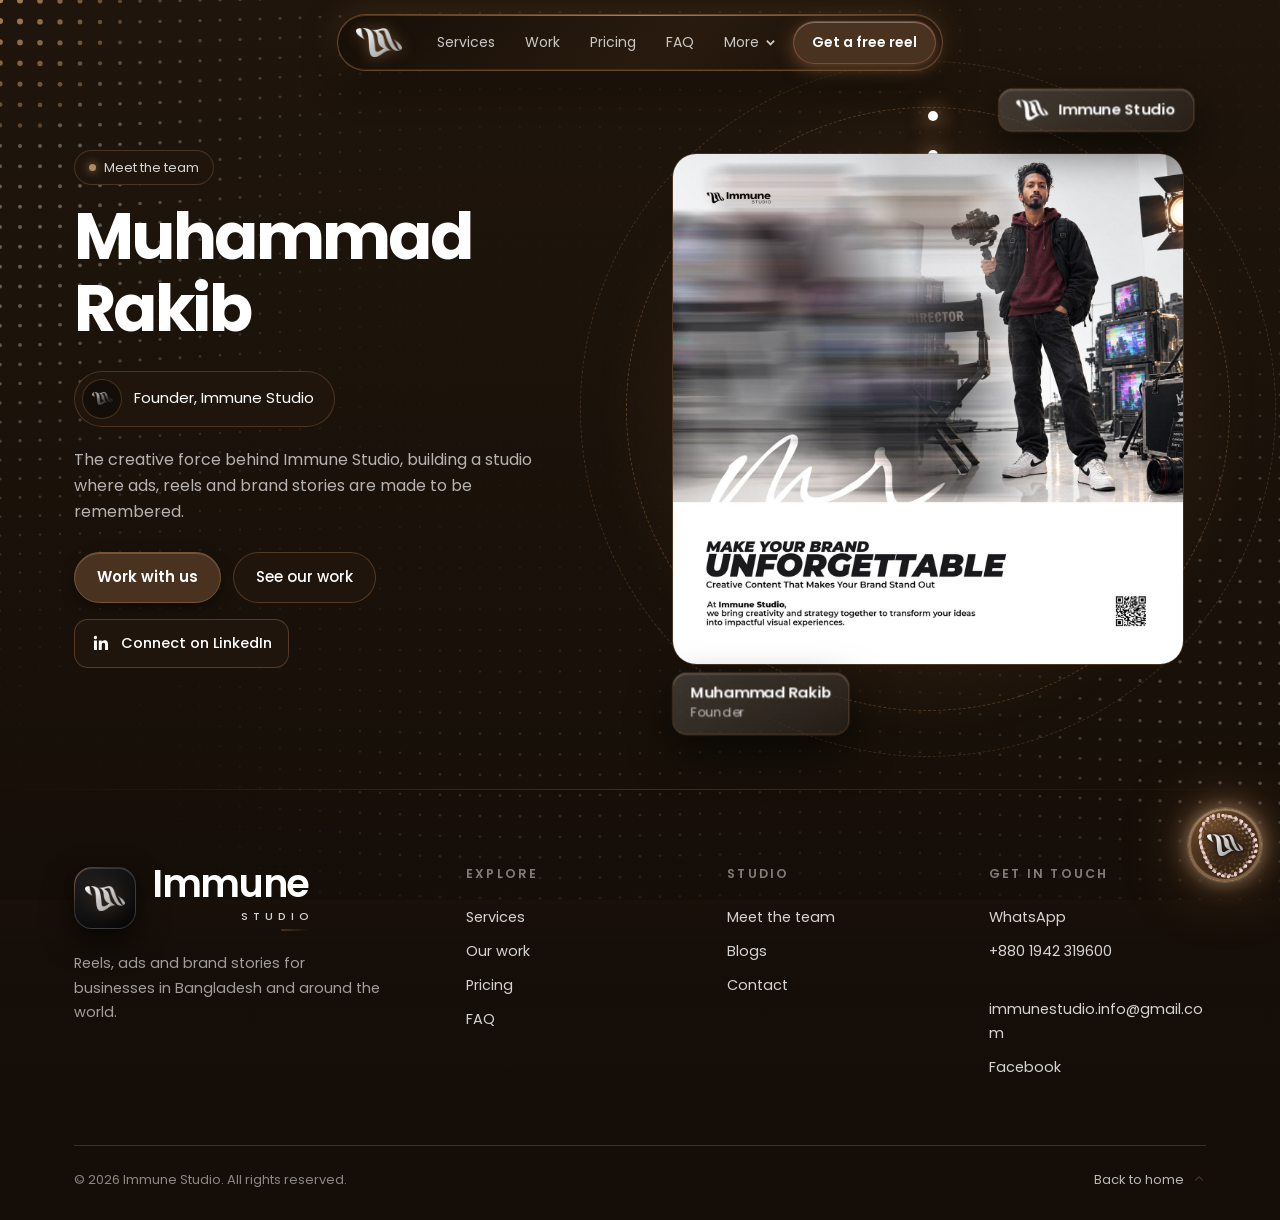
<file: team.html>
<!DOCTYPE html>
<html lang="en">
<head>
<meta charset="utf-8">
<meta name="viewport" content="width=device-width, initial-scale=1">
<title>Meet the Team | Immune Studio</title>
<meta name="description" content="Meet the people behind Immune Studio, led by founder Muhammad Rakib.">
<link rel="preconnect" href="https://fonts.googleapis.com">
<link rel="preconnect" href="https://fonts.gstatic.com" crossorigin>
<link href="https://fonts.googleapis.com/css2?family=Poppins:wght@400;500;600;700&display=swap" rel="stylesheet">
<link rel="stylesheet" href="global.css">
</head>
<body class="team">
<div class="bgfx" aria-hidden="true"></div>
<canvas id="bg" aria-hidden="true"></canvas>
<nav class="nav"><div class="pill">
  <a class="brand" href="index.html" aria-label="Immune Studio"><img class="bm" src="assets/immune-mark-white.png" alt="" width="800" height="501"></a>
  <a href="index.html#services">Services</a><a href="index.html#work">Work</a><a href="index.html#pricing">Pricing</a><a href="index.html#faq">FAQ</a><div class="dd"><button class="ddbtn" type="button" aria-haspopup="true" aria-expanded="false">More <svg viewBox="0 0 12 12"><path d="m2 4 4 4 4-4"/></svg></button><div class="ddm"><div class="ddin"><a href="team.html">Meet the team</a><a href="blogs.html">Blogs</a><a href="index.html#contact">Contact us</a></div></div></div>
  <a class="btn solid" href="index.html#contact">Get a free reel</a>
</div></nav>

<main class="sub"><div class="wrap tmgrid">
  <div class="tmtext">
    <span class="tag"><i></i>Meet the team</span>
    <h1 class="nm" aria-label="Muhammad Rakib"><span><b>Muhammad</b></span><span><b>Rakib</b></span></h1>
    <div class="role"><img src="assets/immune-symbol-chrome.png" alt="" width="800" height="502"><span>Founder, Immune Studio</span></div>
    <p>The creative force behind Immune Studio, building a studio where ads, reels and brand stories are made to be remembered.</p>
    <div class="cta-row"><a class="btn solid" href="index.html#contact">Work with us</a><a class="btn" href="index.html#work">See our work</a></div>
    <!-- ADD THE FOUNDER'S LINKEDIN LINK below -->
    <div class="tm-soc"><a class="sb s-in" href="https://www.linkedin.com/in/FOUNDER-LINKEDIN-USERNAME" target="_blank" rel="noopener"><svg viewBox="0 0 24 24"><path d="M20.45 20.45h-3.56v-5.57c0-1.33-.03-3.04-1.85-3.04-1.86 0-2.14 1.45-2.14 2.94v5.67H9.35V9h3.41v1.56h.05c.48-.9 1.64-1.85 3.37-1.85 3.6 0 4.27 2.37 4.27 5.46v6.28zM5.34 7.43a2.06 2.06 0 1 1 0-4.12 2.06 2.06 0 0 1 0 4.12zM7.12 20.45H3.56V9h3.56v11.45z"/></svg><span>Connect on LinkedIn</span></a></div>
  </div>
  <div class="stage" id="stage">
    <div class="orbit"></div><div class="orbit o2"></div>
    <div class="frame" id="frame">
      <figure class="art"><img src="assets/team/founder.jpg" alt="Muhammad Rakib, founder of Immune Studio, standing on a film set with a camera gimbal" width="1400" height="1400"></figure>
      <div class="chip3d c1"><b>Muhammad Rakib</b><small>Founder</small></div>
      <div class="chip3d c2"><img src="assets/immune-symbol-chrome.png" alt="" width="800" height="502"><b>Immune Studio</b></div>
    </div>
  </div>
</div></main>
<footer class="ft" id="footer">
  <div class="ft-in">
    <div class="ft-brand">
      <a class="ft-logo" href="index.html" aria-label="Immune Studio, home">
        <span class="ft-mark"><img src="assets/immune-mark-white.png" alt="" width="800" height="502"></span>
        <span class="ft-name"><b>Immune</b><i>Studio</i></span>
      </a>
      <p>Reels, ads and brand stories for businesses in Bangladesh and around the world.</p>
    </div>
    <nav class="ft-col" aria-label="Explore"><h4>Explore</h4><a href="index.html#services">Services</a><a href="index.html#work">Our work</a><a href="index.html#pricing">Pricing</a><a href="index.html#faq">FAQ</a></nav>
    <nav class="ft-col" aria-label="Studio"><h4>Studio</h4><a href="team.html">Meet the team</a><a href="blogs.html">Blogs</a><a href="index.html#contact">Contact</a></nav>
    <div class="ft-col"><h4>Get in touch</h4><a href="https://wa.me/8801942319600" target="_blank" rel="noopener">WhatsApp</a><a href="tel:+8801942319600">+880 1942 319600</a><a href="mailto:immunestudio.info@gmail.com">immunestudio.info@gmail.com</a><a href="https://www.facebook.com/share/1UAmAy9J2i/" target="_blank" rel="noopener">Facebook</a></div>
  </div>
  <div class="ft-bar"><span>© <span id="yr"></span> Immune Studio. All rights reserved.</span><a class="ft-top" href="index.html">Back to home <svg viewBox="0 0 24 24"><path d="m6 14 6-6 6 6"/></svg></a></div>
</footer>
<script src="nav.js"></script>
<script src="page.js"></script>
<script src="chat.js"></script>
</body>
</html>
</file>
<file: global.css>
/* IMMUNE STUDIO — Red / Black / White
   - Page is black; the backdrop shifts colour per section (see html[data-sec] below).
   - White cards (.g) and the white nav pill keep their dark text; everything on black uses white text. */

@property --bg1{syntax:'<color>';inherits:true;initial-value:#000}
@property --bg2{syntax:'<color>';inherits:true;initial-value:#050505}
@property --glow{syntax:'<color>';inherits:true;initial-value:rgba(131,0,0,0.32)}
@property --gx{syntax:'<percentage>';inherits:true;initial-value:78%}
@property --gy{syntax:'<percentage>';inherits:true;initial-value:24%}
@property --a{syntax:'<angle>';inherits:false;initial-value:0deg}

:root{
  --red:#830000;--red-d:#4a0000;--red-l:#c93a3a;--rgb:131,0,0;--rgb2:205,72,72;
  --c1:#181818;--c2:#333333;--c3:#444444;--c4:#111111;--c0:#000000;
  --text:#ffffff;--mute:rgba(255,255,255,.68);--line:rgba(255,255,255,.14);
  --display:'Poppins',system-ui,-apple-system,'Segoe UI',sans-serif;
  --body:'Poppins',system-ui,-apple-system,'Segoe UI',sans-serif;
  /* backdrop (defaults = hero) */
  --bg1:#000;--bg2:#050505;--glow:rgba(131,0,0,0.35);--gx:78%;--gy:24%;
  transition:--bg1 1.2s ease,--bg2 1.2s ease,--glow 1.2s ease,--gx 1.2s ease,--gy 1.2s ease;
}
/* one backdrop per section — always black-based, with a red or white glow */
html[data-sec="intro"]   {--bg1:#000;   --bg2:#0c0202;--glow:rgba(131,0,0,0.26);--gx:50%;--gy:55%}
html[data-sec="services"]{--bg1:#0f0000;--bg2:#000;   --glow:rgba(131,0,0,0.48);--gx:12%;--gy:38%}
html[data-sec="work"]    {--bg1:#000;   --bg2:#0a0a0a;--glow:rgba(255,255,255,.08);--gx:50%;--gy:0%}
html[data-sec="results"] {--bg1:#3a0000;--bg2:#000;   --glow:rgba(131,0,0,0.64);--gx:50%;--gy:100%}
html[data-sec="process"] {--bg1:#000;   --bg2:#060606;--glow:rgba(255,255,255,.07);--gx:88%;--gy:18%}
html[data-sec="pricing"] {--bg1:#220000;--bg2:#000;   --glow:rgba(131,0,0,0.51);--gx:50%;--gy:15%}
html[data-sec="faq"]     {--bg1:#000;   --bg2:#090909;--glow:rgba(131,0,0,0.19);--gx:8%; --gy:85%}
html[data-sec="contact"] {--bg1:#2e0000;--bg2:#000;   --glow:rgba(131,0,0,0.61);--gx:50%;--gy:92%}
html[data-sec="footer"]  {--bg1:#000;   --bg2:#000;   --glow:rgba(var(--rgb),0.16);--gx:50%;--gy:100%}

*{box-sizing:border-box;margin:0}
html{scroll-behavior:smooth;background:#000}
body{background:transparent;color:var(--text);font:400 16px/1.65 var(--body);-webkit-font-smoothing:antialiased;overflow-x:hidden}
a{color:inherit}
:focus-visible{outline:2px solid var(--red);outline-offset:3px}
h1,h2,h3{font-family:var(--display);line-height:1.1;font-weight:600;letter-spacing:-.02em}
.bgfx{position:fixed;inset:0;z-index:0;pointer-events:none;
  background:linear-gradient(180deg,var(--bg1),var(--bg2))}
#bg{position:fixed;inset:0;width:100%;height:100%;z-index:0;pointer-events:none}
main,header,footer,.nav{position:relative;z-index:1}
.wrap{max-width:1180px;margin:0 auto;padding:0 24px}
section{padding:clamp(48px,7vw,92px) 0;scroll-margin-top:84px}

/* intro video */
#intro{padding-top:clamp(28px,4vw,52px)}
.intro-video{width:100%;height:auto;display:block;border-radius:22px;border:1px solid var(--line);background:#050505;
  box-shadow:0 30px 80px rgba(0,0,0,.7),0 0 90px rgba(var(--rgb),0.22)}

/* cards — white, dark text (unchanged look) */
.g{color:var(--text);position:relative;
  background:linear-gradient(145deg,rgba(255,255,255,.12),rgba(255,255,255,.03));border:1px solid rgba(255,255,255,.2);border-radius:22px;
  box-shadow:inset 0 1px 0 rgba(255,255,255,.24),0 20px 44px rgba(0,0,0,.4);-webkit-backdrop-filter:blur(18px) saturate(1.5);backdrop-filter:blur(18px) saturate(1.5);
  transition:transform .3s,border-color .3s,box-shadow .3s,background .3s}
.g:hover{transform:translateY(-4px);background:linear-gradient(145deg,rgba(255,255,255,.2),rgba(255,255,255,.06));border-color:rgba(var(--rgb2),.7);box-shadow:inset 0 1px 0 rgba(255,255,255,.34),0 26px 54px rgba(0,0,0,.55),0 0 36px rgba(var(--rgb),.5)}
.tag{display:inline-flex;align-items:center;gap:8px;padding:6px 14px;border-radius:999px;font-size:13px;color:rgba(255,255,255,.82);background:rgba(255,255,255,.05);border:1px solid var(--line);backdrop-filter:blur(8px)}
.tag i{width:7px;height:7px;border-radius:50%;background:var(--red);box-shadow:0 0 10px var(--red)}

/* headings */
.sh{margin-bottom:34px}
.sh h2{font-size:clamp(28px,4.2vw,50px);letter-spacing:-.02em;line-height:1.12;color:#fff;margin:14px 0 10px;padding-bottom:.06em}
.sh p{color:var(--mute);max-width:56ch}

/* buttons */
.btn{position:relative;display:inline-flex;align-items:center;gap:9px;padding:12px 22px;border-radius:999px;text-decoration:none;font-weight:500;font-size:15px;color:#fff;
  border:1px solid rgba(var(--rgb),0.8);background:var(--red);box-shadow:inset 0 1px 0 rgba(255,255,255,.18),0 4px 14px rgba(0,0,0,.4);cursor:pointer;font-family:inherit;
  transition:transform .25s cubic-bezier(.2,.8,.2,1),box-shadow .25s,background .25s,color .25s,border-color .25s}
.btn:hover{transform:translateY(-3px) scale(1.03);box-shadow:inset 0 1px 0 rgba(255,255,255,.3),0 14px 30px rgba(0,0,0,.6),0 0 28px rgba(var(--rgb),0.72)}
.btn:active{transform:scale(.97)}
.btn svg{width:18px;height:18px;fill:currentColor}
.btn.solid{border-color:transparent;font-weight:600}
.btn.wa{border-color:transparent;font-weight:600}
/* secondary button on black = white outline */
.hero .btn:not(.solid),.tmtext .btn:not(.solid){background:rgba(255,255,255,.06);border-color:rgba(255,255,255,.3);backdrop-filter:blur(8px);box-shadow:none}
.hero .btn:not(.solid):hover,.tmtext .btn:not(.solid):hover{background:#fff;color:#111;border-color:#fff;box-shadow:0 14px 30px rgba(0,0,0,.6),0 0 28px rgba(255,255,255,.25)}

/* nav — black glass with a red tint, red edge light, white text */
.nav{position:fixed;top:14px;left:0;right:0;z-index:50;display:flex;justify-content:center;padding:0 14px;pointer-events:none}
.pill{--text:#ffffff;--mute:rgba(255,255,255,.76);--line:rgba(var(--rgb),0.54);position:relative;pointer-events:auto;display:flex;align-items:center;gap:4px;padding:6px 6px 6px 18px;border-radius:999px;
  background:linear-gradient(135deg,rgba(8,0,2,.82) 0%,rgba(52,0,9,.62) 55%,rgba(12,0,3,.8) 100%);
  -webkit-backdrop-filter:blur(18px) saturate(1.6);backdrop-filter:blur(18px) saturate(1.6);
  border:1px solid rgba(var(--rgb),0.8);
  box-shadow:inset 0 1px 0 rgba(var(--rgb2),.32),inset 0 -1px 0 rgba(var(--rgb),0.29),0 12px 34px rgba(0,0,0,.65),0 0 34px rgba(var(--rgb),0.45)}
.pill::before{content:"";position:absolute;left:8%;right:8%;top:0;height:1px;border-radius:1px;background:linear-gradient(90deg,transparent,rgba(var(--rgb2),.9),transparent);pointer-events:none}
.pill a:not(.btn){padding:9px 13px;border-radius:999px;font-size:14px;color:var(--mute);text-decoration:none;transition:color .2s,background .2s,box-shadow .2s}
.pill a:not(.btn):hover{color:#fff;background:rgba(var(--rgb),0.32);box-shadow:inset 0 0 0 1px rgba(var(--rgb),0.64)}
.pill .btn{white-space:nowrap;padding:9px 18px;font-size:14px;border-color:rgba(214,100,100,.4);box-shadow:inset 0 1px 0 rgba(255,255,255,.3),0 4px 18px rgba(var(--rgb),0.8)}

/* hero (header) */
header.top{position:relative;overflow:hidden;min-height:94vh;display:flex;align-items:center}
#net{position:absolute;inset:0;width:100%;height:100%;z-index:0;cursor:crosshair;-webkit-mask-image:linear-gradient(180deg,#000 62%,transparent);mask-image:linear-gradient(180deg,#000 62%,transparent)}
.hero{position:relative;z-index:1;padding-top:124px;padding-bottom:80px;pointer-events:none}
.hero a,.hero .btn,.hero-strip{pointer-events:auto}
.hero h1{font-size:clamp(38px,6.2vw,84px);line-height:1.06;letter-spacing:-.035em;margin:22px 0;max-width:13ch;color:#fff;text-shadow:0 4px 40px rgba(0,0,0,.6)}
.hero h1 em{font-style:normal;background:linear-gradient(100deg,#e05555,#b01a1a 50%,var(--red));-webkit-background-clip:text;background-clip:text;color:transparent;-webkit-box-decoration-break:clone;box-decoration-break:clone;text-shadow:none}
.hero p{color:rgba(255,255,255,.74);max-width:52ch;font-size:17px;margin-bottom:30px}
.cta-row{display:flex;gap:12px;flex-wrap:wrap}
.hero-strip{display:flex;flex-wrap:wrap;margin-top:46px;max-width:660px;border-radius:22px;border:1px solid var(--line);background:rgba(255,255,255,.05);backdrop-filter:blur(14px);box-shadow:inset 0 1px 0 rgba(255,255,255,.1),0 24px 60px rgba(0,0,0,.5)}
.hero-strip div{flex:1 1 150px;position:relative;padding:16px 22px}
.hero-strip div+div::before{content:"";position:absolute;left:0;top:20%;bottom:20%;width:1px;background:var(--line)}
.hero-strip b{display:block;font:700 28px/1 var(--display);letter-spacing:-.01em;color:#fff}
.hero-strip b::after{content:"";display:block;width:18px;height:2px;margin-top:8px;border-radius:2px;background:var(--red)}
.hero-strip span{display:block;margin-top:8px;font-size:12.5px;line-height:1.4;color:var(--mute)}
.logo3d{--t:calc(clamp(150px,24vw,350px) / 400);position:absolute;right:9%;top:50%;transform:translateY(-50%);width:clamp(150px,24vw,350px);z-index:1;perspective:1200px;pointer-events:auto;cursor:pointer;filter:drop-shadow(0 0 20px rgba(var(--rgb),0.8)) drop-shadow(0 0 56px rgba(var(--rgb),0.48)) drop-shadow(0 26px 40px rgba(0,0,0,.7));animation:glow 5s ease-in-out infinite}
.logo3d::before{content:"";position:absolute;inset:-28%;z-index:-1;border-radius:50%;background:radial-gradient(closest-side,rgba(var(--rgb),0.42),transparent 72%);pointer-events:none}
@keyframes glow{50%{filter:drop-shadow(0 0 30px rgba(var(--rgb),1)) drop-shadow(0 0 80px rgba(var(--rgb),0.67)) drop-shadow(0 26px 40px rgba(0,0,0,.7))}}
.tilt{transform-style:preserve-3d;transition:transform .35s ease-out}
.spin{position:relative;transform-style:preserve-3d;animation:spin 20s linear infinite}
.spin img{display:block;width:100%;height:auto}
.spin img+img{position:absolute;inset:0}
@keyframes spin{to{transform:rotateY(360deg)}}

/* marquee */
.marq{overflow:hidden;border-block:1px solid var(--line);padding:18px 0;background:rgba(0,0,0,.45);mask-image:linear-gradient(90deg,transparent,#000 12%,#000 88%,transparent)}
.track{display:flex;gap:56px;width:max-content;animation:scroll 32s linear infinite}
.track span{display:inline-flex;align-items:center;gap:56px;font:600 21px var(--display);letter-spacing:.06em;text-transform:uppercase;color:rgba(255,255,255,.62);white-space:nowrap}
.track span::after{content:"";width:8px;height:8px;border-radius:50%;background:var(--red);box-shadow:0 0 12px rgba(var(--rgb),1)}
@keyframes scroll{to{transform:translateX(-50%)}}

.ic{display:grid;place-items:center;width:46px;height:46px;border-radius:13px;background:linear-gradient(135deg,var(--red),var(--red-d));border:1px solid rgba(255,255,255,.18);box-shadow:0 6px 18px rgba(var(--rgb),0.48)}
.ic svg{width:22px;height:22px;fill:none;stroke:#fff;stroke-width:1.7;stroke-linecap:round;stroke-linejoin:round}

/* stats */
.stats{display:grid;grid-template-columns:repeat(3,minmax(0,1fr));gap:16px}
.stat{padding:34px 30px}
.stat b{display:block;font:700 clamp(46px,6vw,76px)/1 var(--display);letter-spacing:-.04em;color:#fff}
.stat span{color:var(--mute);display:block;margin-top:10px;max-width:26ch}

/* process */
.steps{display:grid;grid-template-columns:repeat(3,minmax(0,1fr));gap:16px;counter-reset:s}
.step{padding:28px;counter-increment:s}
.step::before{content:counter(s);display:grid;place-items:center;width:40px;height:40px;border-radius:50%;background:var(--red);color:#fff;font:600 17px var(--display);margin-bottom:16px;box-shadow:0 6px 16px rgba(var(--rgb),0.56)}
.step h3{font-size:24px;margin-bottom:8px}
.step p{color:var(--mute);font-size:15px}

/* pricing */
.plans{display:grid;grid-template-columns:repeat(3,minmax(0,1fr));gap:16px;align-items:stretch}
.plan{padding:30px 28px;display:flex;flex-direction:column}
.plan h3{font-size:24px;color:var(--mute)}
.plan .pr{font:700 44px var(--display);letter-spacing:-.03em;margin:10px 0 2px}
.plan .pr small{font:400 15px var(--body);color:var(--mute)}
.plan ul{list-style:none;padding:0;margin:18px 0 24px;display:grid;gap:10px;flex:1}
.plan li{color:var(--mute);font-size:14.5px;padding-left:24px;position:relative}
.plan li::before{content:"";position:absolute;left:0;top:8px;width:10px;height:6px;border-left:2px solid var(--red);border-bottom:2px solid var(--red);transform:rotate(-45deg)}
.plan.hot{--text:#fff;--mute:rgba(255,255,255,.82);background:linear-gradient(145deg,rgba(var(--rgb),.9),rgba(74,0,0,.62));color:#fff;border-color:transparent;box-shadow:0 24px 60px rgba(var(--rgb),0.56),0 20px 44px rgba(0,0,0,.45)}
.plan.hot h3,.plan.hot li,.plan.hot .pr small{color:rgba(255,255,255,.84)}
.plan.hot li::before{border-color:#fff}
.plan.hot .btn{background:#111;color:#fff;border-color:#111}
.note{margin-top:18px;color:var(--mute);font-size:14px}

/* faq */
.faq{display:grid;gap:12px;max-width:820px}
details{padding:0;border-radius:16px}
summary{list-style:none;cursor:pointer;padding:20px 24px;font-weight:500;display:flex;justify-content:space-between;gap:16px}
summary::-webkit-details-marker{display:none}
summary::after{content:"+";font-size:22px;line-height:1;color:var(--red);transition:transform .25s}
details[open] summary::after{transform:rotate(45deg)}
details p{padding:0 24px 22px;color:var(--mute);font-size:15px}

/* contact */
.contact{display:grid;grid-template-columns:minmax(0,1.1fr) minmax(0,1fr);gap:16px;align-items:start}
.form{padding:34px 30px}
.form h3{font-size:34px;margin-bottom:6px}
.form p{color:var(--mute);margin-bottom:18px}
.field{display:grid;gap:6px;margin-bottom:14px}
.field label{font-size:13px;font-weight:600;color:var(--mute)}
.field input,.field textarea{width:100%;padding:13px 15px;border-radius:12px;border:1px solid var(--line);background:rgba(255,255,255,.07);color:#fff;font:inherit;transition:background .25s,border-color .25s,box-shadow .25s}
.field input::placeholder,.field textarea::placeholder{color:rgba(255,255,255,.45)}
.field input:hover,.field textarea:hover{background:rgba(255,255,255,.11);border-color:rgba(255,255,255,.3)}
.field input:focus,.field textarea:focus{outline:0;background:rgba(255,255,255,.12);border-color:rgba(var(--rgb2),.85);box-shadow:0 0 0 3px rgba(var(--rgb),.35)}
.field textarea{min-height:120px;resize:vertical}
.direct{padding:34px 30px}
.direct h3{font-size:30px;margin-bottom:8px}
.direct p{color:var(--mute);margin-bottom:16px}
.direct .btn{width:100%;justify-content:center;margin-bottom:10px}

/* ---------- footer ---------- */
.ft{position:relative;margin-top:clamp(24px,4vw,56px);padding:76px 0 0;background:linear-gradient(180deg,rgba(0,0,0,0),rgba(0,0,0,.92) 38%,#000)}
.ft::before{content:"";position:absolute;left:0;right:0;top:0;height:1px;background:linear-gradient(90deg,transparent,var(--red) 50%,transparent);opacity:.85}
.ft-in{max-width:1180px;margin:0 auto;padding:0 24px;display:grid;grid-template-columns:minmax(0,1.6fr) repeat(3,minmax(0,1fr));gap:44px}
.ft-brand p{margin-top:20px;max-width:34ch;font-size:14.5px;line-height:1.7;color:rgba(255,255,255,.6)}
.ft-logo{display:inline-flex;align-items:center;gap:16px;text-decoration:none;color:#fff}
.ft-mark{position:relative;display:grid;place-items:center;width:62px;height:62px;border-radius:18px;background:linear-gradient(145deg,#1c1c1f,#060606);border:1px solid rgba(255,255,255,.16);
  box-shadow:inset 0 1px 0 rgba(255,255,255,.14),0 12px 30px rgba(0,0,0,.6);transition:transform .55s cubic-bezier(.2,.8,.2,1),border-color .4s,box-shadow .4s}
.ft-mark::after{content:"";position:absolute;inset:-1px;border-radius:inherit;border:1px solid transparent;background:conic-gradient(from var(--a),transparent 0 70%,rgba(var(--rgb),1) 85%,transparent) border-box;-webkit-mask:linear-gradient(#000 0 0) padding-box,linear-gradient(#000 0 0);-webkit-mask-composite:xor;mask-composite:exclude;animation:ang 6s linear infinite;pointer-events:none}
.ft-mark img{width:40px;height:auto;filter:drop-shadow(0 0 10px rgba(var(--rgb),0.72))}
.ft-name{display:grid;line-height:1}
.ft-name b{font:600 38px/1 var(--display);letter-spacing:-.035em;color:#fff;
  color:#fff;animation:sheen 6.5s ease-in-out infinite}
.ft-name i{position:relative;display:block;justify-self:end;margin:8px -.46em 0 0;font:500 11px/1 var(--body);font-style:normal;letter-spacing:.46em;text-transform:uppercase;color:rgba(255,255,255,.82);padding-bottom:9px}
.ft-name i::after{content:"";position:absolute;right:.46em;bottom:0;height:2px;width:28px;border-radius:2px;background:linear-gradient(90deg,var(--red),transparent);transition:width .6s cubic-bezier(.2,.8,.2,1)}
.ft-logo:hover .ft-mark,.ft-logo:focus-visible .ft-mark{transform:translateY(-3px) rotate(-6deg);border-color:rgba(var(--rgb),0.88);box-shadow:inset 0 1px 0 rgba(255,255,255,.2),0 18px 40px rgba(0,0,0,.7),0 0 34px rgba(var(--rgb),0.64)}
.ft-logo:hover .ft-name i::after,.ft-logo:focus-visible .ft-name i::after{width:100%}
@keyframes sheen{0%,50%{background-position:130% 0}100%{background-position:-130% 0}}
.ft-col h4{font:600 12.5px var(--body);letter-spacing:.18em;text-transform:uppercase;color:rgba(255,255,255,.46);margin-bottom:18px}
.ft-col a{display:block;width:fit-content;max-width:100%;overflow-wrap:anywhere;padding:5px 0;font-size:14.5px;color:rgba(255,255,255,.82);text-decoration:none;transition:color .2s,transform .25s}
.ft-col a:hover{color:#fff;transform:translateX(4px)}
.ft-col a::before{content:"";display:inline-block;width:0;height:2px;margin-right:0;vertical-align:middle;border-radius:2px;background:var(--red);transition:width .25s,margin-right .25s}
.ft-col a:hover::before{width:10px;margin-right:8px}
.ft-bar{max-width:1180px;margin:60px auto 0;padding:24px 24px 30px;position:relative;display:flex;justify-content:space-between;align-items:center;gap:16px;flex-wrap:wrap;font-size:13px;color:rgba(255,255,255,.5)}
.ft-bar::before{content:"";position:absolute;left:24px;right:24px;top:0;height:1px;background:var(--line)}
.ft-bar a{color:rgba(255,255,255,.7);text-decoration:none;transition:color .2s}
.ft-bar a:hover{color:#fff}
.ft-top{display:inline-flex;align-items:center;gap:8px}
.ft-top svg{width:14px;height:14px;fill:none;stroke:var(--red);stroke-width:2.2;stroke-linecap:round;stroke-linejoin:round}
.wa-float{position:fixed;right:18px;bottom:calc(18px + env(safe-area-inset-bottom,0px));z-index:40;width:58px;height:58px;border-radius:50%;display:grid;place-items:center;background:var(--red);box-shadow:0 10px 30px rgba(0,0,0,.5);transition:transform .2s}
.wa-float:hover{transform:scale(1.08)}
.wa-float svg{width:28px;height:28px;fill:#fff}

/* reveal (one gentle entrance) */
.rv{opacity:0;transform:translateY(18px);transition:opacity .7s,transform .7s}
.rv.in{opacity:1;transform:none}

@media(max-width:900px){
  .stats,.steps,.plans,.contact{grid-template-columns:1fr}
  .pill a:not(.btn){display:none}.logo3d{opacity:.35;right:-6%}
  .ft-in{grid-template-columns:repeat(2,minmax(0,1fr))}.ft-brand{grid-column:1/-1}
}
@media(max-width:560px){.pill{padding-left:12px;gap:2px}.pill a.brand{margin-right:6px;gap:7px}.bm{width:38px}.bw b{font-size:18px}.pill .btn{padding:9px 14px;font-size:13px}.ft-name b{font-size:32px}.wrap{padding:0 16px}.hero{padding-top:104px}.ft-in{grid-template-columns:1fr;gap:32px;padding:0 16px}.ft-bar{padding:22px 16px 104px}.ft-bar::before{left:16px;right:16px}.ft-name b{font-size:32px}.ft-bar{margin-top:44px}}
@media(prefers-reduced-motion:reduce){html{scroll-behavior:auto}:root{transition:none}.track,.spin,.logo3d,.ft-name b,.ft-mark::after{animation:none}.rv{opacity:1;transform:none;transition:none}.btn,.g{transition:none}}

/* ---------- our work: right-to-left poster rows ---------- */
.wrow{margin:0 0 34px}
.whead{display:flex;align-items:baseline;justify-content:space-between;gap:12px;flex-wrap:wrap;margin-bottom:14px}
.whead h3{font-size:28px;color:#fff}.whead span{font-size:13px;color:var(--mute)}
.wview{overflow:hidden;padding:14px 0;mask-image:linear-gradient(90deg,transparent,#000 6%,#000 94%,transparent)}
.wtrack{--h:clamp(250px,28vw,370px);display:flex;width:max-content;animation:wscroll var(--d,50s) linear infinite}
.wrow:hover .wtrack{animation-play-state:paused}
@keyframes wscroll{to{transform:translateX(-50%)}}
.wc{position:relative;flex:none;height:var(--h);margin-right:16px;border-radius:18px;overflow:hidden;border:1px solid var(--line);background:var(--c4);cursor:zoom-in;box-shadow:0 18px 40px rgba(0,0,0,.5);transition:transform .35s,box-shadow .35s,border-color .35s}
.wc img{display:block;height:100%;width:auto;transition:transform .8s cubic-bezier(.2,.8,.2,1),filter .6s}
.wc figcaption{position:absolute;left:14px;bottom:14px;padding:6px 12px;border-radius:999px;font-size:13px;color:#fff;background:rgba(0,0,0,.78);backdrop-filter:blur(6px);border:1px solid var(--line);opacity:0;transform:translateY(8px);transition:.35s}
.wc:hover figcaption{opacity:1;transform:none}
.wc:hover{border-color:rgba(var(--rgb),0.8)}
/* real estate: cinematic push-in + light sweep */
.fx-cine .wc:hover img{transform:scale(1.09)}
.fx-cine .wc::after{content:"";position:absolute;inset:0;background:linear-gradient(105deg,transparent 35%,rgba(var(--rgb),0.45) 50%,transparent 65%);transform:translateX(-120%);pointer-events:none}
.fx-cine .wc:hover::after{transform:translateX(120%);transition:transform 1s}
/* factory: monochrome to full color, lifts up */
.fx-ind .wc img{filter:grayscale(1) contrast(1.1) brightness(.8)}
.fx-ind .wc:hover{transform:translateY(-8px)}
.fx-ind .wc:hover img{filter:none;transform:scale(1.04)}
/* fashion: 3D tilt + spotlight (set by JS) */
.fx-fash .wc{transform:perspective(900px) rotateX(var(--rx,0deg)) rotateY(var(--ry,0deg));transition:transform .2s ease-out,box-shadow .35s}
.fx-fash .wc:hover{box-shadow:0 26px 60px rgba(0,0,0,.7),0 0 34px rgba(var(--rgb),0.32)}
.fx-fash .wc::after{content:"";position:absolute;inset:0;background:radial-gradient(260px circle at var(--mx,50%) var(--my,50%),rgba(var(--rgb),0.32),transparent 60%);opacity:0;transition:opacity .3s;pointer-events:none}
.fx-fash .wc:hover::after{opacity:1}
.lb{position:fixed;inset:0;z-index:100;display:grid;place-items:center;background:rgba(0,0,0,.94);cursor:zoom-out}
.lb[hidden]{display:none}
.lb img{max-width:92vw;max-height:90vh;border-radius:14px;box-shadow:0 30px 80px rgba(0,0,0,.8)}
.lb button{position:absolute;top:18px;right:22px;width:44px;height:44px;border-radius:50%;border:1px solid var(--line);background:rgba(30,31,34,.8);color:#fff;font-size:26px;cursor:pointer}
@media(prefers-reduced-motion:reduce){.wtrack{animation:none}.wview{overflow-x:auto}}

/* ---------- More dropdown ---------- */
.dd{position:relative}
.ddbtn{display:flex;align-items:center;gap:6px;padding:9px 13px;border-radius:999px;border:0;background:none;color:var(--mute);font:inherit;font-size:14px;cursor:pointer;transition:color .2s,background .2s}
.ddbtn svg{width:11px;height:11px;stroke:currentColor;fill:none;stroke-width:2;transition:transform .25s}
.ddbtn:hover,.dd.open .ddbtn{color:#fff;background:rgba(var(--rgb),0.32);box-shadow:inset 0 0 0 1px rgba(var(--rgb),0.64)}
.dd:hover svg,.dd.open svg{transform:rotate(180deg)}
.ddm{position:absolute;top:100%;left:50%;padding-top:14px;transform:translate(-50%,6px);opacity:0;visibility:hidden;transition:opacity .22s,transform .22s,visibility .22s}
.ddin{min-width:200px;padding:8px;border-radius:18px;background:linear-gradient(160deg,rgba(10,0,3,.92),rgba(48,0,9,.82));-webkit-backdrop-filter:blur(18px) saturate(1.6);backdrop-filter:blur(18px) saturate(1.6);border:1px solid rgba(var(--rgb),0.8);box-shadow:inset 0 1px 0 rgba(var(--rgb2),.28),0 20px 50px rgba(0,0,0,.7),0 0 30px rgba(var(--rgb),0.35)}
.dd:hover .ddm,.dd.open .ddm,.dd:has(:focus-visible) .ddm{opacity:1;visibility:visible;transform:translate(-50%,0)}
.pill .ddm a{display:block;padding:11px 14px;border-radius:12px;font-size:14px;color:var(--mute)}
.pill .ddm a:hover{background:rgba(var(--rgb),0.35);color:#fff}
/* nav logo lockup: mark + Immune + STUDIO (matches the brand logo) */
.pill a.brand{display:inline-flex;align-items:center;gap:9px;padding:1px 4px 1px 0;margin-right:14px;background:none;border-radius:0;box-shadow:none;color:#fff}
.pill a.brand:hover{background:none;box-shadow:none}
.bm{display:block;width:46px;height:auto;filter:drop-shadow(0 0 7px rgba(var(--rgb),.95))}
.bw{display:grid;line-height:1}
.bw b{font:600 21px/1 var(--display);letter-spacing:-.03em;color:#fff}
.bw i{justify-self:end;margin:3px -.5em 0 0;font:500 6.5px/1 var(--body);font-style:normal;letter-spacing:.5em;text-transform:uppercase;color:rgba(255,255,255,.8)}

/* ---------- team / sub pages ---------- */
main.sub{padding:130px 0 50px;min-height:82vh;display:flex;align-items:center;overflow-x:clip}
.tmgrid{display:grid;grid-template-columns:minmax(0,1fr) minmax(0,1.05fr);gap:46px;align-items:center;width:100%}
.nm{font-size:clamp(34px,5.1vw,72px);line-height:1.02;letter-spacing:-.04em;margin:18px 0 24px}
.nm.sm{font-size:clamp(34px,5.4vw,72px)}
.nm span{display:block;overflow:hidden;padding-bottom:.08em}
.nm b{display:block;font-weight:700;color:#fff;transform:translateY(110%);animation:rise 1.1s cubic-bezier(.2,.8,.2,1) .25s forwards}
.nm span+span b{animation-delay:.4s}
@keyframes rise{to{transform:none}}
@keyframes fade{to{opacity:1}}
.tmtext p{color:var(--mute);max-width:46ch;margin-bottom:26px;opacity:0;animation:fade .8s 1s forwards}
.tmtext .cta-row{opacity:0;animation:fade .8s 1.2s forwards}
.role{display:inline-flex;align-items:center;gap:12px;padding:7px 20px 7px 7px;border-radius:999px;border:1px solid var(--line);background:rgba(255,255,255,.05);margin-bottom:20px;opacity:0;animation:fade .8s .8s forwards}
.role img{width:40px;height:40px;object-fit:contain;padding:8px;border-radius:50%;background:var(--c4);border:1px solid var(--line)}
.role span{font-size:15px;color:var(--text)}
.stage{position:relative;width:min(540px,92%);margin:0 auto;aspect-ratio:1;perspective:1200px;animation:bob 8s ease-in-out infinite}
@keyframes bob{50%{transform:translateY(-12px)}}
.orbit{position:absolute;inset:-9%;border-radius:50%;border:1px dashed rgba(var(--rgb),0.61);animation:rot 46s linear infinite;pointer-events:none}
.orbit::after{content:"";position:absolute;top:7%;left:50%;width:10px;height:10px;border-radius:50%;background:#fff;box-shadow:0 0 18px 4px rgba(var(--rgb),0.88)}
.orbit.o2{inset:-18%;border-color:rgba(255,255,255,.12);animation-duration:72s;animation-direction:reverse}
@keyframes rot{to{transform:rotate(360deg)}}
.frame{position:absolute;inset:0;transform-style:preserve-3d;transition:transform .25s ease-out}
.art{position:absolute;inset:0;margin:0;border-radius:24px;overflow:hidden;border:1px solid rgba(255,255,255,.2);box-shadow:0 40px 90px rgba(0,0,0,.7),0 0 70px rgba(var(--rgb),0.26);clip-path:inset(100% 0 0 0 round 24px);animation:reveal 1.5s cubic-bezier(.7,0,.2,1) .3s forwards}
@keyframes reveal{to{clip-path:inset(0 0 0 0 round 24px)}}
.art img{display:block;width:100%;height:100%;object-fit:cover;transform:scale(1.3);animation:zoomout 2.2s cubic-bezier(.2,.8,.2,1) .3s forwards}
@keyframes zoomout{to{transform:none}}
.art::before{content:"";position:absolute;inset:0;z-index:1;pointer-events:none;background:linear-gradient(110deg,transparent 40%,rgba(var(--rgb),0.38) 50%,transparent 60%);transform:translateX(-130%);animation:sweep 1.4s 1.9s ease forwards}
@keyframes sweep{to{transform:translateX(130%)}}
.art::after{content:"";position:absolute;inset:0;pointer-events:none;background:radial-gradient(300px circle at var(--mx,50%) var(--my,30%),rgba(255,255,255,.2),transparent 62%);opacity:0;transition:opacity .3s}
.stage.hot .art::after{opacity:1}
.chip3d{color:#fff;position:absolute;display:flex;align-items:center;gap:10px;padding:10px 16px;border-radius:14px;background:linear-gradient(145deg,rgba(255,255,255,.16),rgba(255,255,255,.05));-webkit-backdrop-filter:blur(16px);backdrop-filter:blur(16px);border:1px solid rgba(255,255,255,.24);box-shadow:inset 0 1px 0 rgba(255,255,255,.28),0 16px 40px rgba(0,0,0,.6);transform:translateZ(70px);opacity:0;animation:fade .8s 1.8s forwards;font-size:14px}
.chip3d b{font-weight:600;display:block;line-height:1.2}.chip3d small{display:block;color:rgba(255,255,255,.7);font-size:12px}
.chip3d img{width:30px;height:auto;filter:brightness(0) invert(1)}
.c1{left:3%;bottom:-10%;flex-direction:column;align-items:flex-start;gap:0}
.c2{right:1%;top:-9%}
@media(max-width:900px){.tmgrid{grid-template-columns:1fr;gap:56px}.stage{width:min(440px,86%)}main.sub{padding-top:112px}}
@media(prefers-reduced-motion:reduce){.nm b{transform:none;animation:none}.art{clip-path:none;animation:none}.art img{transform:none;animation:none}.art::before{display:none}.role,.tmtext p,.tmtext .cta-row,.chip3d{opacity:1;animation:none}.stage,.orbit{animation:none}}

/* ---------- factory collage ---------- */
.cg{--g:8px;--u:calc((min(100vw,1180px) - 48px - 11 * var(--g)) / 12);display:grid;grid-template-columns:repeat(12,1fr);grid-auto-rows:var(--u);gap:var(--g)}
.ct{position:relative;margin:0;border-radius:10px;overflow:hidden;background:var(--c4);cursor:zoom-in;opacity:0;transition:transform .35s,box-shadow .35s}
.rv.in .ct{opacity:1;animation:pop .8s calc(var(--i,0) * .09s) cubic-bezier(.2,.8,.2,1) backwards}
@keyframes pop{from{opacity:0;transform:scale(.92) translateY(18px)}}
.ct img{display:block;width:100%;height:100%;object-fit:cover;filter:grayscale(1) contrast(1.1) brightness(.82);transition:filter .6s,transform .8s cubic-bezier(.2,.8,.2,1)}
.ct:hover{z-index:2;transform:scale(1.025);box-shadow:0 22px 56px rgba(0,0,0,.75)}
.ct:hover img{filter:none;transform:scale(1.06)}
.ct figcaption{position:absolute;left:12px;bottom:12px;padding:5px 11px;border-radius:999px;font-size:12.5px;color:#111;background:rgba(255,255,255,.92);backdrop-filter:blur(6px);border:1px solid rgba(0,0,0,.12);opacity:0;transform:translateY(8px);transition:.35s}
.ct:hover figcaption{opacity:1;transform:none}
.t1{grid-area:1/1/6/6}.t2{grid-area:1/6/5/10}.t3{grid-area:1/10/5/13}.t4{grid-area:6/1/9/6}.t5{grid-area:5/6/8/9}.t6{grid-area:5/9/7/13}.t7{grid-area:7/9/9/13}.t8{grid-area:8/6/9/9}
@media(max-width:800px){.cg{grid-template-columns:repeat(2,1fr);grid-auto-rows:170px}.ct{grid-area:auto!important}.t1{grid-column:span 2!important;grid-row:span 2!important}.t4,.t7,.t8{grid-column:span 2!important}}
@media(prefers-reduced-motion:reduce){.ct{opacity:1}.rv.in .ct{animation:none}}

/* ---------- services cards (dark glass, white text) ---------- */
.svc-sec{position:relative;overflow:hidden}
.svc-sec .wrap{position:relative;z-index:1}
.svc-bg{position:absolute;left:50%;top:58%;width:min(1100px,130vw);aspect-ratio:1;transform:translate(-50%,-50%);border-radius:50%;opacity:.6;pointer-events:none;background:repeating-conic-gradient(#3a0000 0 3deg,#000 3deg 7deg);-webkit-mask-image:radial-gradient(closest-side,transparent 52%,#000 54%,#000 74%,transparent 78%);mask-image:radial-gradient(closest-side,transparent 52%,#000 54%,#000 74%,transparent 78%);animation:rot 90s linear infinite}
.svg{display:grid;grid-template-columns:repeat(12,minmax(0,1fr));gap:14px}
.sv{grid-column:span 3;position:relative;min-height:350px;padding:18px;display:flex;flex-direction:column;justify-content:space-between;border-radius:16px;border:1px solid var(--line);background:linear-gradient(180deg,rgba(80,82,87,.32),rgba(20,21,24,.84));backdrop-filter:blur(8px);overflow:hidden;transition:transform .3s,border-color .3s,box-shadow .3s}
.sv:nth-child(n+5){grid-column:span 4}
.sv::before{content:"";position:absolute;inset:0;background:radial-gradient(260px circle at 50% 0,rgba(var(--rgb),0.35),transparent 70%);opacity:0;transition:opacity .4s;pointer-events:none}
.sv:hover{transform:translateY(-6px);border-color:rgba(var(--rgb),0.96);box-shadow:0 26px 56px rgba(0,0,0,.65),0 0 40px rgba(var(--rgb),0.29)}
.sv:hover::before{opacity:1}
.sv-top{display:flex;justify-content:space-between;align-items:flex-start;gap:10px}
.sv .ic{width:34px;height:34px;border-radius:10px}.sv .ic svg{width:17px;height:17px}
.sv-top small{text-align:right;font-size:10px;line-height:1.55;letter-spacing:.16em;text-transform:uppercase;color:var(--mute);max-width:12ch}
.sv h3{margin:auto 0;text-align:center;font-size:clamp(20px,2.1vw,26px);font-weight:500;letter-spacing:.06em;text-transform:uppercase;color:#fff}
.sv-bot{display:flex;justify-content:space-between;align-items:flex-end;gap:12px}
.sv-bot p{font-size:12.5px;line-height:1.5;color:var(--mute);max-width:21ch}
.pills{display:grid;gap:6px;justify-items:end}
.pills b{font-weight:500;font-size:9.5px;letter-spacing:.12em;text-transform:uppercase;padding:4px 11px;border-radius:999px;border:1px solid rgba(var(--rgb),0.72);background:rgba(0,0,0,.45);color:#fff}
@media(max-width:1000px){.sv,.sv:nth-child(n+5){grid-column:span 6}.sv:last-child{grid-column:span 12}}
@media(max-width:560px){.sv,.sv:nth-child(n+5),.sv:last-child{grid-column:span 12}.sv{min-height:300px}}

/* ---------- contact extras ---------- */
@keyframes ang{to{--a:360deg}}
.glowb{position:relative}
.glowb::before{content:"";position:absolute;inset:0;border-radius:inherit;padding:1px;pointer-events:none;background:conic-gradient(from var(--a),transparent 0 60%,rgba(var(--rgb),1) 80%,transparent 92%);-webkit-mask:linear-gradient(#000 0 0) content-box,linear-gradient(#000 0 0);-webkit-mask-composite:xor;mask-composite:exclude;animation:ang 7s linear infinite}
.live{display:inline-flex;align-items:center;gap:8px;padding:5px 12px;border-radius:999px;font-size:12.5px;color:var(--mute);background:rgba(var(--rgb),0.13);border:1px solid var(--line);margin-bottom:14px}
.live i{width:8px;height:8px;border-radius:50%;background:var(--red);box-shadow:0 0 0 0 rgba(var(--rgb),0.96);animation:livep 2s infinite}
@keyframes livep{70%{box-shadow:0 0 0 9px rgba(var(--rgb),0)}100%{box-shadow:0 0 0 0 rgba(var(--rgb),0)}}
.rv.in .field{animation:fup .6s calc(.15s + var(--k,0) * .1s) cubic-bezier(.2,.8,.2,1) backwards}
.field:nth-of-type(1){--k:0}.field:nth-of-type(2){--k:1}.field:nth-of-type(3){--k:2}
@keyframes fup{from{opacity:0;transform:translateY(14px)}}
.field input,.field textarea{transition:border-color .25s,box-shadow .25s,background .25s}
.field input:focus,.field textarea:focus{outline:0;border-color:var(--red);box-shadow:0 0 0 4px rgba(var(--rgb),0.26);background:#fff}
.field:focus-within label{color:var(--red)}
.btn.shine{overflow:hidden}
.btn.shine::after{content:"";position:absolute;top:0;bottom:0;width:60px;left:-80px;background:linear-gradient(100deg,transparent,rgba(255,255,255,.45),transparent);animation:shn 3.6s ease-in-out infinite}
@keyframes shn{60%,100%{left:120%}}
.direct h4{font:600 14px var(--display);letter-spacing:.14em;text-transform:uppercase;margin:22px 0 10px;color:var(--mute)}
.sgrid{display:grid;grid-template-columns:repeat(2,minmax(0,1fr));gap:10px}
.sb{display:inline-flex;align-items:center;gap:10px;padding:12px 16px;border-radius:14px;border:1px solid var(--line);background:rgba(0,0,0,.03);color:var(--text);text-decoration:none;font-size:14.5px;font-weight:500;transition:transform .25s,background .25s,border-color .25s,box-shadow .25s,color .25s}
.sb svg{width:20px;height:20px;flex:none;fill:currentColor;transition:transform .3s}
.sb svg.st{fill:none;stroke:currentColor;stroke-width:2;stroke-linecap:round;stroke-linejoin:round}
.sb:hover,.sb:focus-visible{transform:translateY(-4px) scale(1.03);background:var(--red);border-color:var(--red);color:#fff;box-shadow:0 12px 28px rgba(0,0,0,.35),0 0 24px rgba(var(--rgb),0.8)}
.sb:hover svg{transform:scale(1.18) rotate(-6deg)}
/* social button on black (team page) */
.tm-soc .sb{--text:#fff;background:rgba(255,255,255,.06);border-color:rgba(255,255,255,.22);backdrop-filter:blur(8px)}
.tmtext .tm-soc{margin-top:16px;opacity:0;animation:fade .8s 1.4s forwards}
@media(max-width:420px){.sgrid{grid-template-columns:1fr}}
@media(prefers-reduced-motion:reduce){.svc-bg,.glowb::before,.btn.shine::after,.live i{animation:none}.rv.in .field{animation:none}.tmtext .tm-soc{opacity:1;animation:none}}

/* ---------- nav hide on scroll ---------- */
.nav{transition:transform .45s cubic-bezier(.2,.8,.2,1),opacity .35s}
.nav.hide{transform:translateY(-140%);opacity:0;pointer-events:none}
.nav.hide .pill{pointer-events:none}
.nav.solid .pill{background:linear-gradient(135deg,rgba(6,0,2,.9) 0%,rgba(44,0,8,.74) 55%,rgba(10,0,3,.88) 100%);box-shadow:inset 0 1px 0 rgba(var(--rgb2),.32),inset 0 -1px 0 rgba(var(--rgb),0.29),0 14px 40px rgba(0,0,0,.75),0 0 40px rgba(var(--rgb),0.51)}

/* ---------- Immune chat assistant (dark panel, white text, red accents) ---------- */
.cb{--e:cubic-bezier(.2,.8,.2,1)}
.cb-fab{position:fixed;right:18px;bottom:calc(18px + env(safe-area-inset-bottom,0px));z-index:80;width:74px;height:74px;border-radius:50%;border:1px solid rgba(var(--rgb2),.85);cursor:pointer;display:grid;place-items:center;
  background:radial-gradient(circle at 32% 24%,#a01212,#3a0000 55%,#0a0000);
  box-shadow:0 0 0 1px rgba(255,255,255,.12),0 0 16px rgba(255,255,255,.2),0 0 26px rgba(var(--rgb),1),0 0 60px rgba(var(--rgb),0.8),0 12px 34px rgba(0,0,0,.65),inset 0 1px 0 rgba(255,255,255,.4),inset 0 0 22px rgba(var(--rgb),0.88);
  transition:transform .25s,box-shadow .3s;animation:cbglow 3.2s ease-in-out infinite}
.cb-fab:hover{transform:scale(1.08)}
.cb-fab img{position:relative;z-index:1;width:30px;height:auto;filter:drop-shadow(0 0 2px rgba(255,255,255,.7)) drop-shadow(0 0 7px rgba(var(--rgb2),.95)) drop-shadow(0 0 16px rgba(var(--rgb),1))}
.cb-orb{position:absolute;inset:0;width:100%;height:100%;border-radius:50%}
.cb-fab::after{content:"";position:absolute;inset:0;border-radius:50%;border:2px solid rgba(var(--rgb2),.55);animation:cbping 2.8s ease-out infinite;pointer-events:none}
@keyframes cbglow{50%{box-shadow:0 0 0 1px rgba(255,255,255,.16),0 0 22px rgba(255,255,255,.28),0 0 34px rgba(var(--rgb),1),0 0 78px rgba(var(--rgb),0.99),0 12px 34px rgba(0,0,0,.65),inset 0 1px 0 rgba(255,255,255,.45),inset 0 0 26px rgba(var(--rgb),1)}}
.cb.open .cb-fab::after{display:none}
@keyframes cbping{0%{transform:scale(1);opacity:.8}100%{transform:scale(1.5);opacity:0}}
@keyframes cbwob{50%{transform:rotate(8deg) scale(1.06)}}
.cb-panel{padding:0;position:fixed;right:18px;bottom:calc(104px + env(safe-area-inset-bottom,0px));z-index:79;width:min(392px,calc(100vw - 24px));height:min(650px,calc(100dvh - 124px));display:flex;flex-direction:column;border-radius:28px;overflow:hidden;background:#0a0708;color:#fff;border:1px solid rgba(255,255,255,.14);box-shadow:0 40px 90px rgba(0,0,0,.78),0 0 60px rgba(var(--rgb),0.19);opacity:0;visibility:hidden;transform:translateY(18px) scale(.94);transform-origin:bottom right;transition:opacity .3s,transform .4s var(--e),visibility .3s}
.cb.open .cb-panel{opacity:1;visibility:visible;transform:none}
.cb-panel>*{position:relative;z-index:1}
.cb-panel>.cb-bg,.cb-panel>.cb-dots{position:absolute;inset:0;z-index:0;pointer-events:none}
.cb-bg::before,.cb-bg::after{content:"";position:absolute;border-radius:50%;filter:blur(14px)}
.cb-bg::before{width:340px;height:340px;left:-110px;top:-90px;background:radial-gradient(closest-side,rgba(var(--rgb),0.48),transparent);animation:cbb1 13s ease-in-out infinite alternate}
.cb-bg::after{width:380px;height:380px;right:-140px;bottom:-110px;background:radial-gradient(closest-side,rgba(var(--rgb),0.35),transparent);animation:cbb2 17s ease-in-out infinite alternate}
@keyframes cbb1{to{transform:translate(140px,160px) scale(1.2)}}
@keyframes cbb2{to{transform:translate(-150px,-120px) scale(1.15)}}
.cb-dots{background-image:radial-gradient(rgba(255,255,255,.16) 1px,transparent 1.5px);background-size:20px 20px;mask-image:radial-gradient(circle at 50% 38%,#000,transparent 78%);animation:cbdots 9s linear infinite}
@keyframes cbdots{to{background-position:20px 20px}}
.cb-head{display:flex;align-items:center;justify-content:space-between;gap:10px;padding:16px 16px 10px}
.cb-id{display:flex;align-items:center;gap:11px}
.cb-av{display:grid;place-items:center;width:40px;height:40px;border-radius:50%;background:radial-gradient(circle at 32% 24%,#8a0a0a,#2e0000 60%,#0a0000);border:1px solid rgba(var(--rgb2),.7);box-shadow:0 0 12px rgba(255,255,255,.14),0 0 16px rgba(var(--rgb),1)}
.cb-av img{width:22px;height:auto;filter:drop-shadow(0 0 2px rgba(255,255,255,.6)) drop-shadow(0 0 6px rgba(var(--rgb),1))}
.cb-id b{display:block;font-size:15px;font-weight:600;line-height:1.2;color:#fff}
.cb-id small{display:flex;align-items:center;gap:6px;color:var(--mute);font-size:12px}
.cb-id small i{width:7px;height:7px;border-radius:50%;background:var(--red);box-shadow:0 0 8px var(--red)}
.cb-hb{display:flex;gap:8px}
.cb-hb button{width:36px;height:36px;border-radius:12px;border:1px solid var(--line);background:rgba(255,255,255,.06);color:#fff;cursor:pointer;display:grid;place-items:center;transition:background .2s}
.cb-hb button:hover{background:rgba(var(--rgb),0.8)}
.cb-hb svg,.cb-send svg,.cb-pre svg{width:18px;height:18px;fill:none;stroke:currentColor;stroke-width:2;stroke-linecap:round;stroke-linejoin:round}
.cb-body{flex:1;min-height:0;overflow-y:auto;scrollbar-width:thin}
.cb-hero{min-height:100%;display:flex;flex-direction:column;align-items:center;justify-content:center;text-align:center;padding:6px 20px 18px}
.cb-hl{width:86px;height:auto;margin-bottom:14px;filter:drop-shadow(0 0 3px rgba(255,255,255,.55)) drop-shadow(0 0 14px rgba(var(--rgb2),.9)) drop-shadow(0 0 34px rgba(var(--rgb),1));animation:cbfloat 6s ease-in-out infinite}
@keyframes cbfloat{50%{transform:translateY(-8px) rotate(-3deg)}}
.cb-hero h2{font-size:32px;color:#fff}
.cb-hero p{color:var(--mute);margin:4px 0 20px}
.cb-pres{display:grid;gap:9px;width:100%}
.cb-pre{display:flex;align-items:center;justify-content:space-between;gap:10px;width:100%;padding:13px 16px;border-radius:16px;border:1px solid var(--line);background:rgba(255,255,255,.05);backdrop-filter:blur(6px);color:#fff;font:inherit;font-size:14.5px;text-align:left;cursor:pointer;animation:cbin .6s calc(.15s + var(--i) * .1s) var(--e) backwards;transition:background .2s,border-color .2s,transform .2s}
.cb-pre:hover{background:rgba(var(--rgb),0.29);border-color:rgba(var(--rgb),0.96);transform:translateX(4px)}
.cb.chatting .cb-hero{display:none}
.cb-thread{display:none;flex-direction:column;gap:14px;padding:6px 16px 14px}
.cb.chatting .cb-thread{display:flex}
.m{max-width:88%;font-size:14.5px;line-height:1.55;animation:cbin .35s var(--e)}
@keyframes cbin{from{opacity:0;transform:translateY(10px)}}
.m.u{align-self:flex-end;background:var(--red);color:#fff;border:1px solid rgba(255,255,255,.12);padding:10px 14px;border-radius:16px 16px 4px 16px}
.m.b{align-self:flex-start;color:rgba(255,255,255,.92);white-space:pre-line}
.m.tp{display:flex;gap:5px;padding:8px 0}
.m.tp span{width:7px;height:7px;border-radius:50%;background:rgba(255,255,255,.5);animation:cbdot 1s infinite}
.m.tp span:nth-child(2){animation-delay:.15s}.m.tp span:nth-child(3){animation-delay:.3s}
@keyframes cbdot{50%{transform:translateY(-5px);background:var(--red)}}
.acts{display:flex;flex-wrap:wrap;gap:8px;margin-top:10px;white-space:normal}
.acts a{padding:9px 15px;border-radius:999px;background:var(--red);color:#fff;font-size:13.5px;font-weight:600;text-decoration:none;transition:transform .2s,box-shadow .2s}
.acts a:hover{transform:translateY(-2px);box-shadow:0 0 20px rgba(var(--rgb),0.8)}
.cb-qr{display:flex;flex-wrap:wrap;gap:8px;padding:0 16px 10px}
.cb-qr:empty{display:none}
.cb:not(.chatting) .cb-qr{display:none}
.cb-qr button{padding:8px 13px;border-radius:999px;border:1px solid var(--line);background:rgba(255,255,255,.07);color:#fff;font:inherit;font-size:13px;cursor:pointer;animation:cbin .35s var(--e);transition:background .2s,color .2s}
.cb-qr button:hover{background:var(--red);border-color:var(--red)}
.cb-input{margin:0 14px;padding:12px 12px 10px 16px;border-radius:22px;background:rgba(255,255,255,.06);border:1px solid var(--line);transition:border-color .2s}
.cb-input:focus-within{border-color:rgba(var(--rgb),1)}
.cb-input input{width:100%;background:none;border:0;outline:0;color:#fff;font:inherit;font-size:15px;padding:3px 0 12px}
.cb-input input::placeholder{color:rgba(255,255,255,.45)}
.cb-row{position:relative;display:flex;align-items:center;gap:10px}
.cb-plus{width:36px;height:36px;border-radius:50%;border:1px solid var(--line);background:#000;color:#fff;font-size:22px;line-height:1;cursor:pointer}
.cb-tag{margin-left:auto;font-size:12px;color:var(--mute)}
.cb-send{width:38px;height:38px;border-radius:50%;border:0;background:var(--red);color:#fff;cursor:pointer;display:grid;place-items:center;transition:transform .2s,box-shadow .2s}
.cb-send:hover{transform:scale(1.08);box-shadow:0 0 20px rgba(var(--rgb),0.88)}
.cb-menu{display:none;position:absolute;left:0;bottom:46px;padding:6px;border-radius:14px;background:#150a0a;border:1px solid var(--line);box-shadow:0 16px 40px rgba(0,0,0,.6);z-index:3}
.cb-menu.show{display:block;animation:cbin .25s var(--e)}
.cb-menu a{display:block;padding:10px 14px;border-radius:10px;font-size:14px;text-decoration:none;white-space:nowrap;color:#fff}
.cb-menu a:hover{background:rgba(var(--rgb),0.4)}
.cb-note{padding:8px 18px 14px;text-align:center;font-size:11px;color:rgba(255,255,255,.42)}
@media(max-width:560px){.cb-panel{inset:0;right:0;bottom:0;width:100%;height:100dvh;border-radius:0;transform-origin:bottom center}.cb.open .cb-fab{display:none}.cb-head{padding-top:calc(16px + env(safe-area-inset-top,0px))}}
@media(prefers-reduced-motion:reduce){.cb-fab,.cb-fab img,.cb-fab::after,.cb-bg::before,.cb-bg::after,.cb-dots,.cb-hl,.m.tp span{animation:none}.cb-panel{transition:none}}

/* ---------- team page: adds #1F150C (warm dark brown) next to the red/black/white ---------- */
.team{--brown:#1f150c;--brown-l:#4a3220;--brown-d:#150e08}
.team .bgfx{background:
  radial-gradient(48% 52% at 70% 46%,rgba(31,21,12,1),rgba(31,21,12,0) 78%),
  radial-gradient(60% 55% at 6% 100%,#1f150c,rgba(31,21,12,0) 75%),
  radial-gradient(70% 60% at var(--gx) var(--gy),var(--glow),transparent 72%),
  linear-gradient(180deg,#120b06,#000 70%)}
/* a brown plate behind the portrait */
.team .stage::before{content:"";position:absolute;inset:-14%;border-radius:50%;pointer-events:none;
  background:radial-gradient(closest-side,#1f150c 64%,rgba(31,21,12,.55) 80%,rgba(31,21,12,0));box-shadow:0 0 90px rgba(31,21,12,.9)}
.team .orbit.o2{border-color:rgba(122,84,52,.45)}
.team .art{border-color:rgba(122,84,52,.55);box-shadow:0 40px 90px rgba(0,0,0,.75),0 0 0 8px rgba(31,21,12,.9),0 0 70px rgba(var(--rgb),.3)}
.team .tag,.team .role{background:#1f150c;border-color:rgba(122,84,52,.5)}
.team .role img{background:#150e08;border-color:rgba(122,84,52,.5)}
.team .tmtext .btn:not(.solid){background:#1f150c;border-color:rgba(122,84,52,.6)}
.team .tmtext .btn:not(.solid):hover{background:#fff;color:#111;border-color:#fff}
.team .tm-soc .sb{background:#1f150c;border-color:rgba(122,84,52,.6)}
.team .tm-soc .sb:hover{background:var(--red);border-color:var(--red)}
.team .chip3d{border-color:rgba(122,84,52,.5)}

/* chat logo: white mark so it reads on the red orb */
.cb-fab img{width:36px;filter:drop-shadow(0 0 1px #000) drop-shadow(0 1px 5px rgba(0,0,0,.75)) drop-shadow(0 0 12px rgba(var(--rgb),1))}
.cb-av img{width:24px;filter:drop-shadow(0 1px 3px rgba(0,0,0,.7))}
.cb-hl{width:110px;filter:drop-shadow(0 1px 4px rgba(0,0,0,.7)) drop-shadow(0 0 18px rgba(var(--rgb),1))}

/* ---------- team page: fully dark brown, no red ---------- */
.team{--red:#4a3220;--red-d:#1f150c;--red-l:#b08a63;--rgb:122,84,52;--rgb2:176,138,99}
html:has(body.team){background:#1f150c}
.team .bgfx{background:linear-gradient(180deg,#1f150c,#160f08)}
.team .stage::before{background:radial-gradient(closest-side,#2a1c10 64%,rgba(42,28,16,.55) 80%,rgba(42,28,16,0));box-shadow:0 0 90px rgba(42,28,16,.9)}
.team .pill,.team .nav.solid .pill{background:linear-gradient(135deg,rgba(21,14,8,.9),rgba(44,30,18,.74) 55%,rgba(21,14,8,.88))}
.team .ddin{background:linear-gradient(160deg,rgba(21,14,8,.94),rgba(44,30,18,.86))}
.team .cb-fab{background:radial-gradient(circle at 32% 24%,#6b4a2e,#2a1c10 55%,#150e08)}
.team .cb-av{background:radial-gradient(circle at 32% 24%,#6b4a2e,#2a1c10 60%,#150e08)}
.team .cb-panel{background:#1a110a}
.team .ft{background:linear-gradient(180deg,rgba(0,0,0,0),rgba(21,14,8,.95) 38%,#150e08)}
.team .tmtext .btn.solid{background:#4a3220;border-color:#7a5434;color:#fff}
.team .tag i{background:#b08a63;box-shadow:0 0 10px #b08a63}

.team .stage::before{box-shadow:none}

/* ---------- blogs: live news (red / black / white theme) ---------- */
main.sub.blog{display:block;min-height:0;padding:128px 0 60px}
.bhero p{color:var(--mute);max-width:56ch;margin-bottom:18px;opacity:0;animation:fade .8s 1s forwards}
.bhero .live{opacity:0;animation:fade .8s 1.2s forwards}
.bar{margin:26px 0 20px}
.fl{display:flex;gap:8px;flex-wrap:wrap}
.fl button{padding:9px 16px;border-radius:999px;border:1px solid var(--line);background:rgba(255,255,255,.06);backdrop-filter:blur(8px);color:var(--text);font:inherit;font-size:14px;cursor:pointer;transition:background .2s,border-color .2s,transform .2s,box-shadow .2s}
.fl button:hover{background:rgba(var(--rgb),.35);border-color:rgba(var(--rgb2),.6);transform:translateY(-2px)}
.fl button.on{background:var(--red);border-color:rgba(var(--rgb2),.7);font-weight:600;box-shadow:0 0 22px rgba(var(--rgb),.6)}
.ngrid{display:grid;grid-template-columns:repeat(3,minmax(0,1fr));gap:16px}
.nc{display:flex;flex-direction:column;overflow:hidden;border-radius:18px;text-decoration:none;color:inherit;animation:cbin .5s cubic-bezier(.2,.8,.2,1) backwards}
.nc .th{position:relative;aspect-ratio:16/9;overflow:hidden;background:linear-gradient(135deg,#1c0505,#050505)}
.nc .th img{position:absolute;inset:0;width:100%;height:100%}
.nc .ph{object-fit:contain;padding:26%;opacity:.3}
.nc .pic{object-fit:cover;transition:transform .7s cubic-bezier(.2,.8,.2,1)}
.nc:hover .pic{transform:scale(1.07)}
.nc .th b{position:absolute;left:12px;top:12px;z-index:1;padding:5px 11px;border-radius:999px;font-size:11.5px;font-weight:500;color:#fff;background:rgba(var(--rgb),.78);backdrop-filter:blur(6px);border:1px solid rgba(var(--rgb2),.55)}
.nc .bd{display:flex;flex-direction:column;gap:8px;flex:1;padding:16px 18px 18px}
.nc small{font-size:12px;color:var(--mute)}
.nc h3{font-size:19px;line-height:1.25;letter-spacing:-.02em;color:#fff}
.nc p{font-size:14px;line-height:1.55;color:var(--mute)}
.nc .go,.gd .go{margin-top:auto;font-size:13.5px;font-weight:500;color:#fff;text-decoration:none}
.nc .go::after,.gd .go::after{content:" \2192";color:var(--red-l);transition:margin .2s}
.nc:hover .go::after,.gd:hover .go::after{margin-left:6px}
.nc.sk .th{animation:shim 1.4s ease-in-out infinite}
@keyframes shim{50%{opacity:.5}}
.nc.promo{justify-content:center;gap:12px;padding:28px;background:linear-gradient(135deg,rgba(var(--rgb),.6),rgba(0,0,0,.88));border-color:rgba(var(--rgb2),.55)}
.nc.promo h3{font-size:26px}
.nc.promo .btn{align-self:flex-start;margin-top:6px}
.empty{grid-column:1/-1;padding:40px;text-align:center;color:var(--mute);border-radius:18px}
.more{text-align:center;margin-top:22px}
.gsh{margin-top:64px}
.guides{display:grid;grid-template-columns:repeat(3,minmax(0,1fr));gap:16px}
.gd{display:flex;flex-direction:column;gap:10px;padding:26px;border-radius:18px}
.gd h3{font-size:21px;color:#fff}.gd p{color:var(--mute);font-size:14.5px}
.banner{display:flex;align-items:center;justify-content:space-between;gap:24px;flex-wrap:wrap;margin-top:44px;padding:34px 36px;border-radius:22px}
.banner h2{font-size:clamp(24px,3.4vw,38px);margin-bottom:6px;color:#fff}
.banner p{color:var(--mute);max-width:46ch}
@media(max-width:900px){.ngrid,.guides{grid-template-columns:repeat(2,minmax(0,1fr))}}
@media(max-width:600px){.ngrid,.guides{grid-template-columns:1fr}.banner{padding:26px 22px}}
@media(prefers-reduced-motion:reduce){.bhero p,.bhero .live{opacity:1;animation:none}.nc,.nc.sk .th{animation:none}}
</file>
